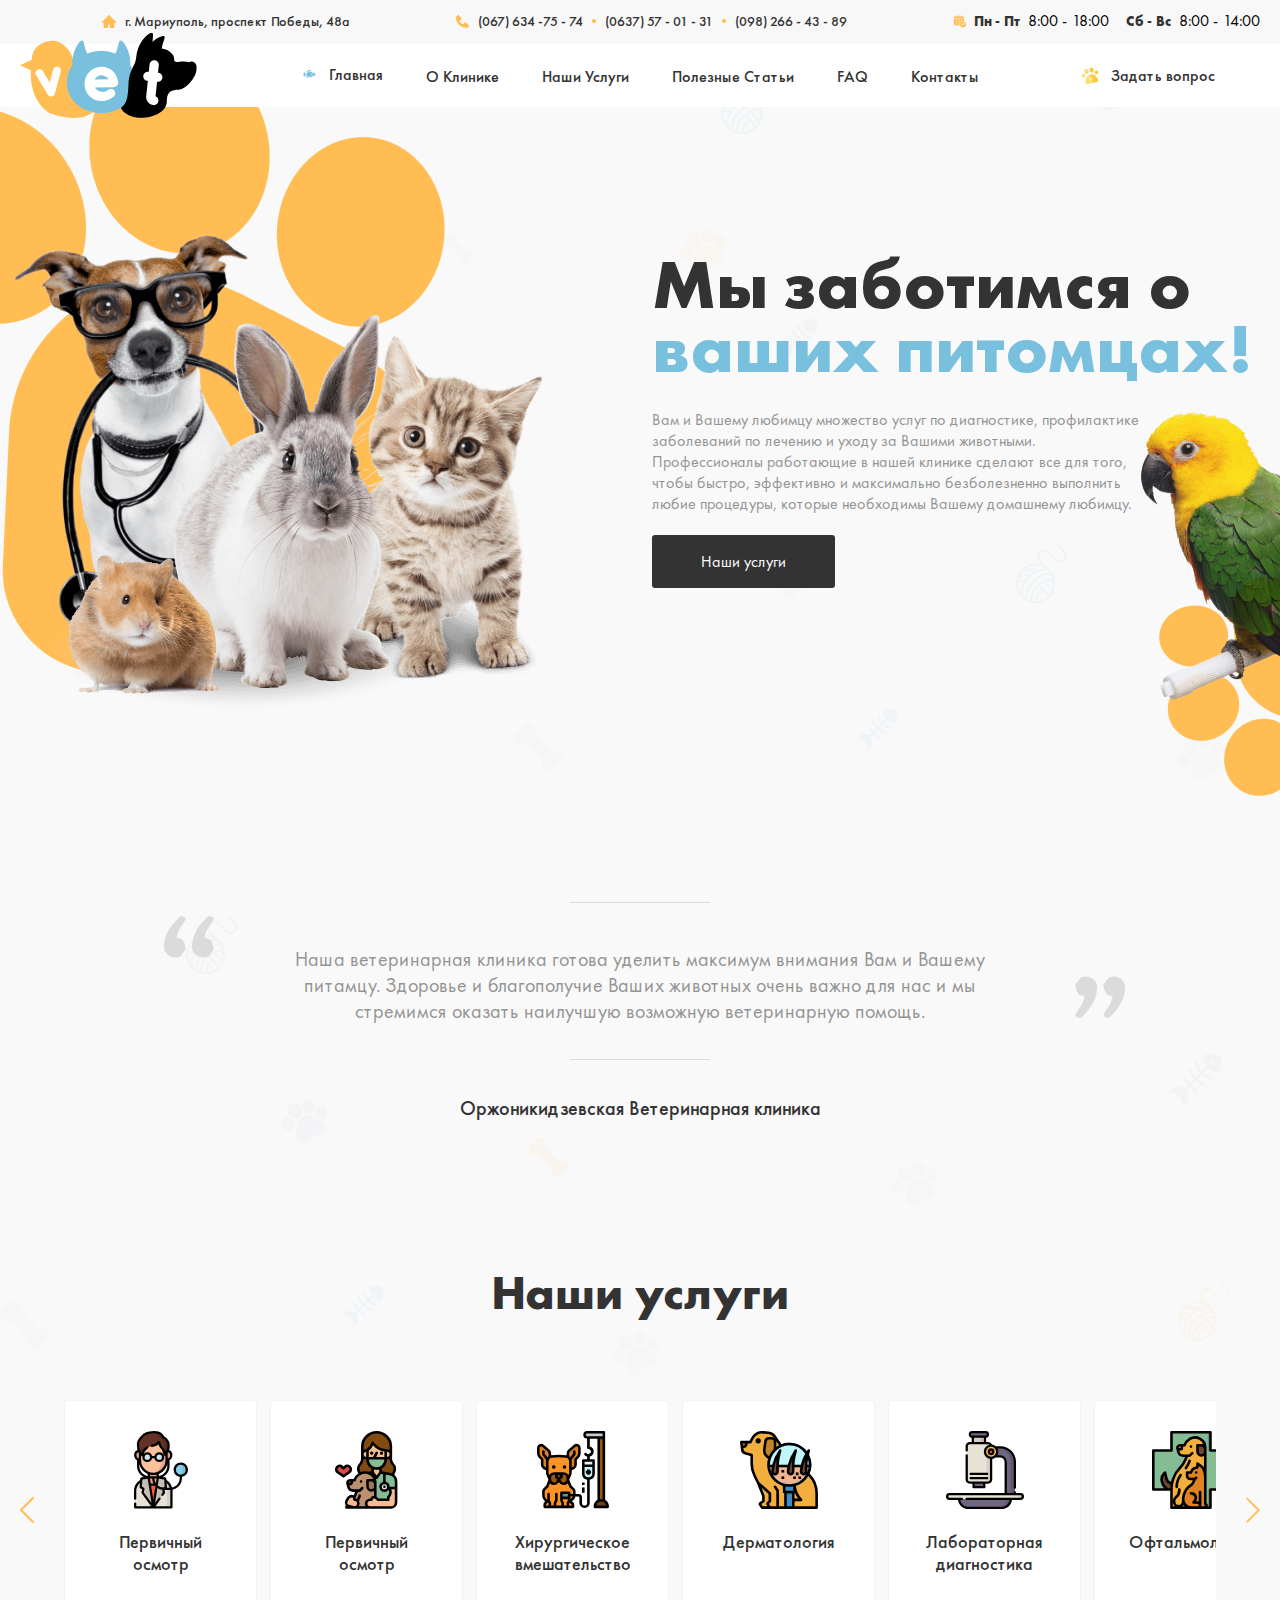
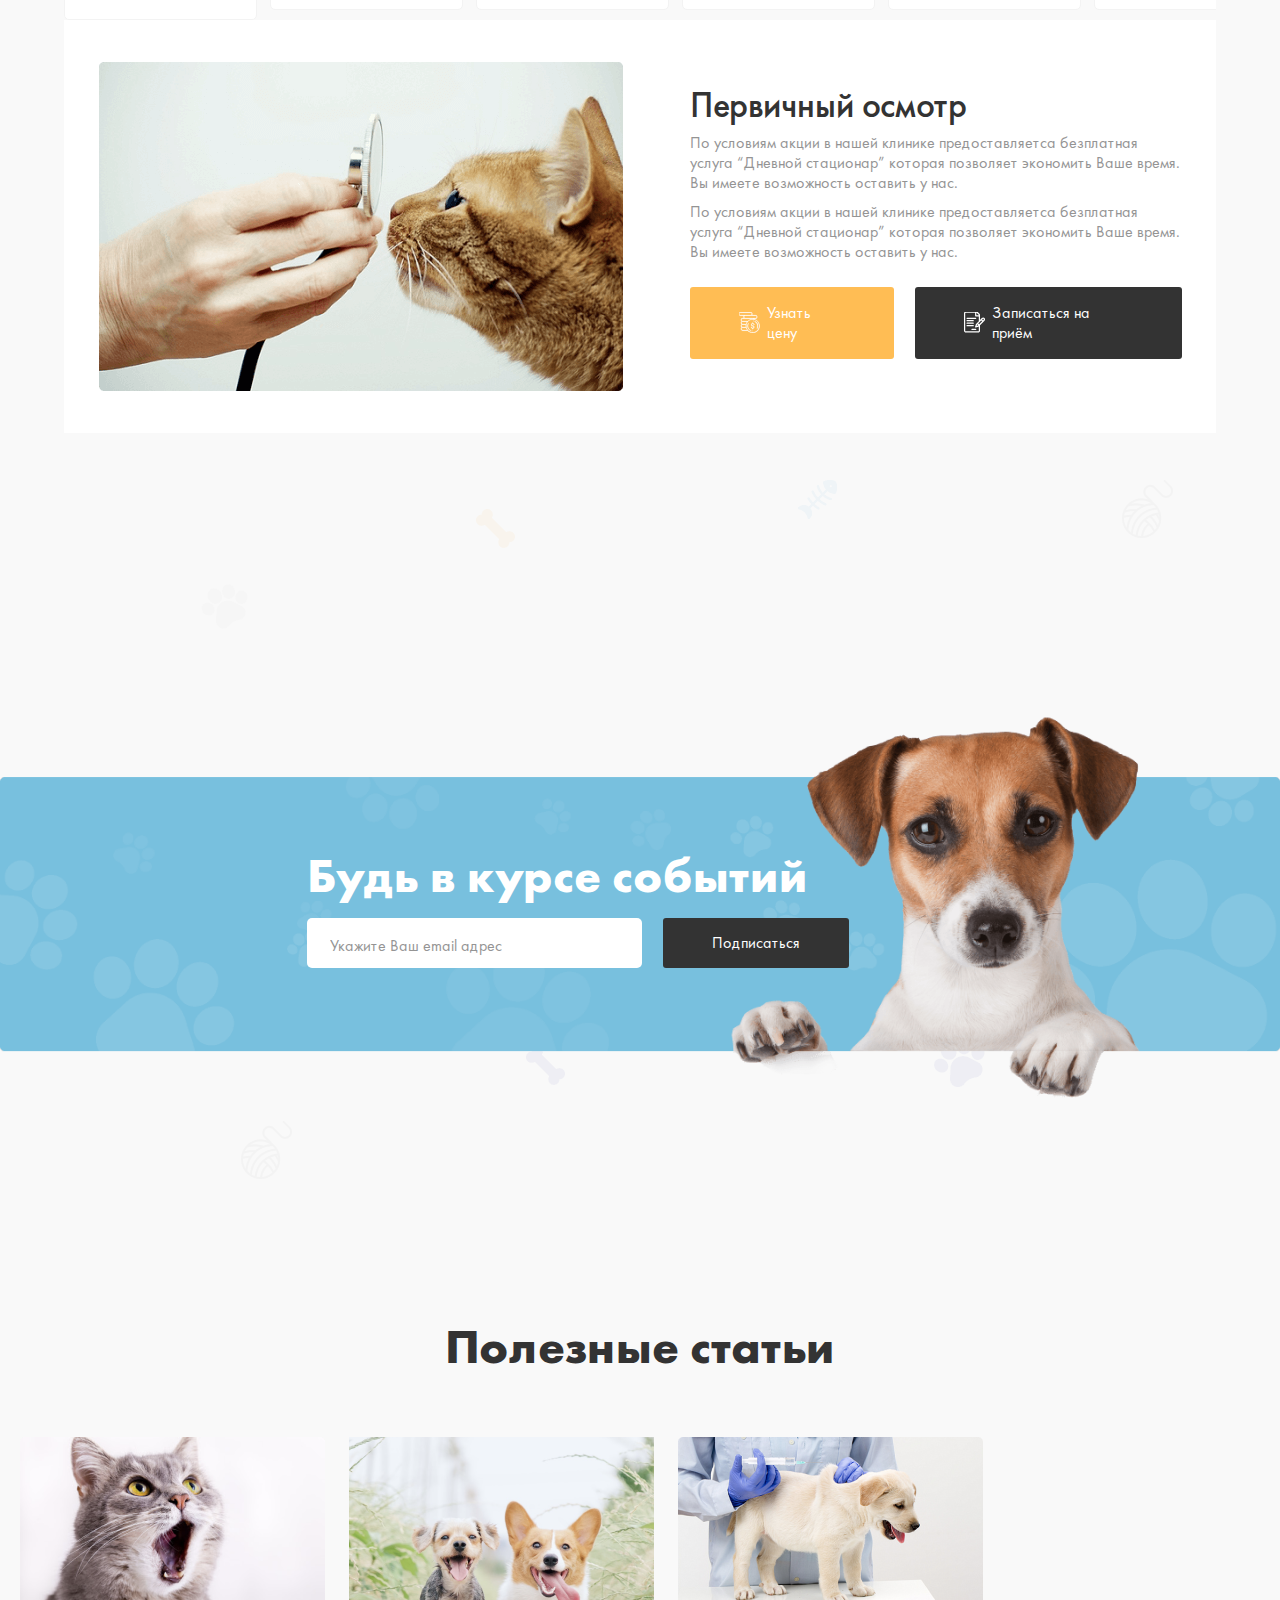
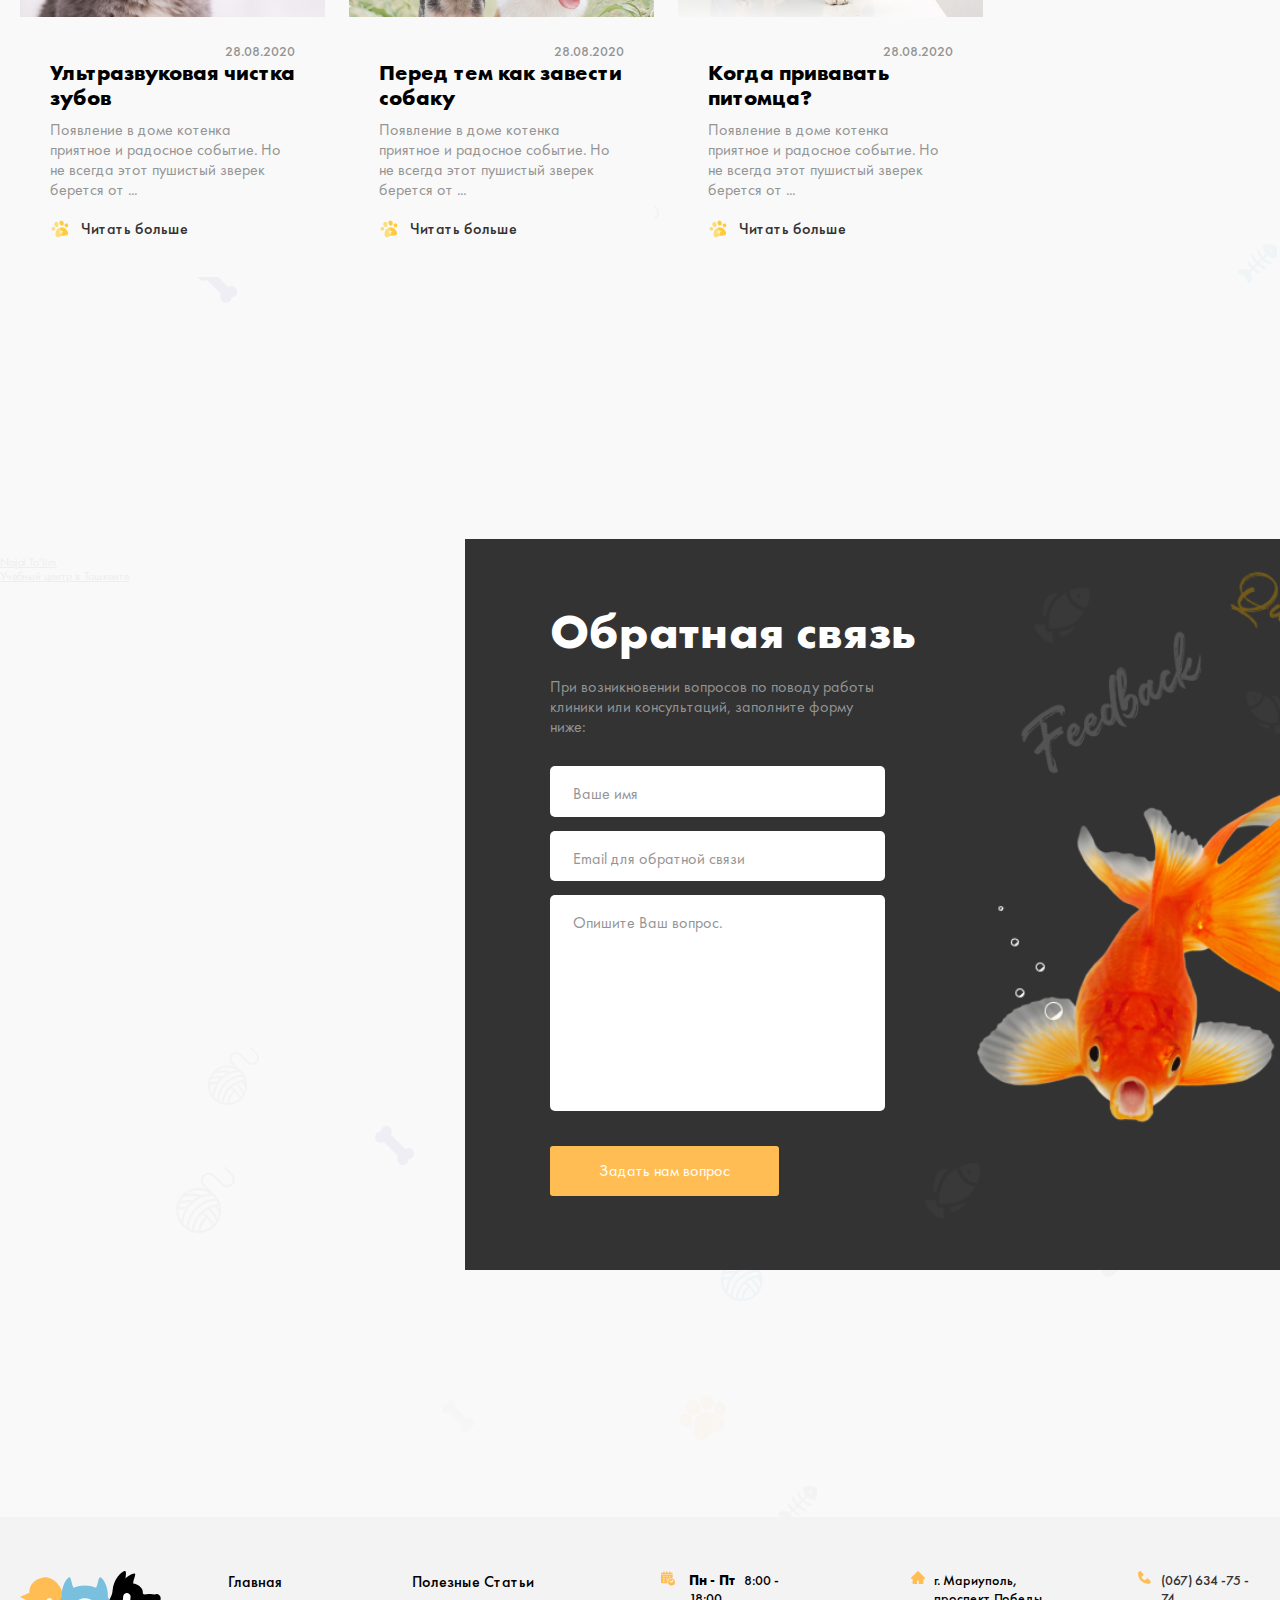
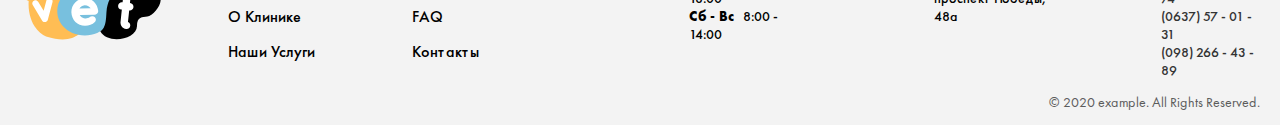
<file: index.html>
<!DOCTYPE html>
<html lang="ru">

<head>
  <meta charset="UTF-8">
  <meta http-equiv="X-UA-Compatible" content="IE=edge">
  <meta name="viewport" content="width=device-width, initial-scale=1.0">
  <title>Vet clinic</title>

  <link rel="stylesheet" href="css/normalize.mini.css">
  <link rel="stylesheet" href="css/styles.css">
  <!-- <link rel="stylesheet" href="css/styles.mini.css"> -->

</head>

<body>
  <header class="site-header">
    <div class="header__top">
      <div class="container site-header__container">
        <address class="header__top-address">г. Мариуполь, проспект Победы, 48а</address>
        <a href="tel:+0676347574" class="header__top-phone phone-first">(067) 634 -75 - 74</a>
        <a href="tel:+0637570131" class="header__top-phone phone-second">(0637) 57 - 01 - 31</a>
        <a href="tel:+0982664389" class="header__top-phone phone-third">(098) 266 - 43 - 89</a>

        <div class="header__top-date__box">
          <div class="header__top-date">
            <b>Пн - Пт</b>
            <time datetime="08:00">8:00</time> - <time datetime="18:00">18:00</time>
          </div>
          <div class="header__top-date">
            <b>Сб - Вс</b>
            <time datetime="08:00">8:00</time> - <time datetime="14:00">14:00</time>
          </div>
        </div>

      </div>
    </div>

    <div class="header__bottom">
      <div class="container site-header__bottom-container">
        <div class="header__logo-box">
          <a class="header__logo-link" href="#">
            <img class="header__logo-img" src="./img/logo.svg" alt="logo vet clinic"  width="177" height="86">
          </a>
        </div>

        <nav class="site-nav">
          <ul class="site-nav__list">
            <li class="site-nav__item site-nav__item--avtive"><a href="#" class="site-nav__link">Главная</a></li>
            <li class="site-nav__item"><a href="#" class="site-nav__link">О Клинике</a></li>
            <li class="site-nav__item"><a href="services.html" class="site-nav__link">Наши Услуги</a></li>
            <li class="site-nav__item"><a href="#" class="site-nav__link">Полезные Статьи</a></li>
            <li class="site-nav__item"><a href="faq.html" class="site-nav__link">FAQ</a></li>
            <li class="site-nav__item"><a href="#" class="site-nav__link">Контакты</a></li>

          </ul>
        </nav>

        <div class="header__button">
          <a href="#" class="site-nav__link header__ask-link js-modal-open">Задать вопрос</a>
        </div>
      </div>
    </div>

  </header>

  <main class="site-main">
    <section class="hero">
      <h1 class="visually-hidden">Vet clinic - Услуги ветеринарная клиника</h1>
      <div class="container hero__container">
        <div class="hero__content">
          <h1 class="hero__heading">Мы заботимся о <span>ваших питомцах!</span></h1>
          <p class="hero__desc">Вам и Вашему любимцу множество услуг по диагностике, профилактике заболеваний по лечению и уходу за Вашими животными. Профессионалы работающие в нашей клинике сделают все для того, чтобы быстро, эффективно и максимально безболезненно выполнить любие процедуры, которые необходимы Вашему домашнему любимцу.</p>
          <a class="button hero__button" href="#index-services-id">Наши услуги</a>
        </div>
      </div>
    </section>

    <!-- blockquote -->

    <section class="blockquote-section">
      <h2 class="visually-hidden">Наша ветеринарная клиника готова уделить максимум внимания Вам и Вашему питамцу</h2>
      <div class="container">
        <div class="blockquote__box">
          <blockquote class="blockquote-section__content">Наша ветеринарная клиника готова уделить максимум внимания Вам и Вашему питамцу. Здоровье и благополучие Ваших животных очень важно для нас и мы стремимся оказать наилучшую возможную ветеринарную помощь.</blockquote>
        </div>
        <p class="blockquote-section__name">Оржоникидзевская Ветеринарная клиника</p>
      </div>
    </section>

    <!-- SERVICES  -->

    <section class="index-services" id="index-services-id">
      <div class="container">
        <div class="index-services__container">
          <h2 class="index-services__heading">Наши услуги</h2>

          <div class="index-services__tabs-wrapper">
            <button class="index-services__tabs-button index-services__tabs-button--prev" type="button" aria-label="Предыдущий"></button>
            <button class="index-services__tabs-button index-services__tabs-button--next" type="button" aria-label="Следующий"></button>

            <ul class="services-tabs">

              <li class="services-tabs__item services-tabs__item--male-doctor services-tabs__item--active">
                <a href="#" class="services-tabs__link link--doctor">
                  <h3 class="services-tabs__title">Первичный осмотр</h3>
                </a>
              </li>

              <li class="services-tabs__item services-tabs__item--female-doctor">
                <a href="#" class="services-tabs__link link--doctor">
                  <h3 class="services-tabs__title">Первичный осмотр</h3>
                </a>
              </li>

              <li class="services-tabs__item services-tabs__item--surgeon">
                <a href="#" class="services-tabs__link link--doctor">
                  <h3 class="services-tabs__title">Хирургическое вмешательство</h3>
                </a>
              </li>

              <li class="services-tabs__item services-tabs__item--dermotology">
                <a href="#" class="services-tabs__link link--doctor">
                  <h3 class="services-tabs__title">Дерматология</h3>
                </a>
              </li>
              <li class="services-tabs__item services-tabs__item--laboratory">
                <a href="#" class="services-tabs__link link--doctor">
                  <h3 class="services-tabs__title">Лабораторная диагностика</h3>
                </a>
              </li>

              <li class="services-tabs__item services-tabs__item--oftalmologiya">
                <a href="#" class="services-tabs__link link--doctor">
                  <h3 class="services-tabs__title">Офтальмология</h3>
                </a>
              </li>
              <li class="services-tabs__item services-tabs__item--uzi">
                <a href="#" class="services-tabs__link link--doctor">
                  <h3 class="services-tabs__title">УЗИ
                    диагностика</h3>
                </a>
              </li>

              <li class="services-tabs__item services-tabs__item--chip">
                <a href="#" class="services-tabs__link link--doctor">
                  <h3 class="services-tabs__title">Чипирование</h3>
                </a>
              </li>
              <li class="services-tabs__item services-tabs__item--mejdupassport">
                <a href="#" class="services-tabs__link link--doctor">
                  <h3 class="services-tabs__title">Международные паспорта</h3>
                </a>
              </li>

              <li class="services-tabs__item services-tabs__item--vakcina">
                <a href="#" class="services-tabs__link link--doctor">
                  <h3 class="services-tabs__title">Вакцинация</h3>
                </a>
              </li>
              <li class="services-tabs__item services-tabs__item--stomatology">
                <a href="#" class="services-tabs__link link--doctor">
                  <h3 class="services-tabs__title">Стоматология</h3>
                </a>
              </li>

              <li class="services-tabs__item services-tabs__item--calltohome">
                <a href="#" class="services-tabs__link link--doctor">
                  <h3 class="services-tabs__title">Вызов на дом</h3>
                </a>
              </li>
            </ul>
          </div>

          <ul class="index-services__info-list">
            <li class="index-services__info-item">
              <img src="./img/osmotr-photo.png" alt="Первичный осмотр фото" class="services__info-img" width="529" height="329">

              <div class="index-services__info-content">
                <h3 class="index-services__info-title">Первичный осмотр</h3>
                <p class="index-services__info-desc">По условиям акции в нашей клинике предоставляетса безплатная услуга “Дневной стационар” которая позволяет экономить Ваше время. Вы имеете возможность оставить у нас.</p>
                <p class="index-services__info-desc">По условиям акции в нашей клинике предоставляетса безплатная услуга “Дневной стационар” которая позволяет экономить Ваше время. Вы имеете возможность оставить у нас.</p>
                <div class="index-services__info--button-box">
                  <a class="button index-services__info--button info--button-yellow" href="#">Узнать цену</a>
                  <a class="button index-services__info--button info--button-black" href="#form-section-id">Записаться на приём</a>
                </div>
              </div>
            </li>
          </ul>

        </div>
      </div>




    </section>
    <!-- ONLINE SUBSCRIBE -->
    <section class="subscription">
      <div class="container subscription__container">
        <div class="subscription__content">
          <h2 class="subscription__title">Будь в курсе событий</h2>
          <form action="https://echo.htmlacademy.ru" method="POST">
            <div class="input-box">
              <input class="field" type="email" name="email" placeholder="Укажите Ваш email адрес" aria-label="Укажите Ваш email адрес" pattern="^([a-z0-9_\.-]+)@([\da-z\.-]+)\.([a-z\.]{2,6})$" required>
              <button class="button online__button" type="submit">Подписаться</button>
            </div>
          </form>
        </div>
      </div>
    </section>

    <section class="advice">
      <div class="container advice__container">
        <h2 class="advice__heading">Полезные статьи</h2>
        <ul class="advice__list">

          <li class="advice__item">
            <img class="advice__img" src="./img/photo-cat.png" alt="photo animals" width="305" height="180">
            <div class="advice__content-box">
              <time datetime="2020-08-28">28.08.2020</time>
              <h3 class="advice__title">Ультразвуковая чистка зубов</h3>
              <p class="advice__info">Появление в доме котенка приятное и радосное событие. Но не всегда этот пушистый зверек берется от ...</p>
              <a href="#" class="site-nav__link header__ask-link advice__link">Читать больше</a>
            </div>
          </li>

          <li class="advice__item">
            <img class="advice__img" src="./img/photo-dogs.png" alt="photo animals" width="305" height="180">
            <div class="advice__content-box">
              <time datetime="2020-08-28">28.08.2020</time>
              <h3 class="advice__title">Перед тем как завести собаку</h3>
              <p class="advice__info">Появление в доме котенка приятное и радосное событие. Но не всегда этот пушистый зверек берется от ...</p>
              <a href="#" class="site-nav__link header__ask-link advice__link">Читать больше</a>
            </div>
          </li>

          <li class="advice__item">
            <img class="advice__img" src="./img/photo-one-dog.png" alt="photo animals" width="305" height="180">
            <div class="advice__content-box">
              <time datetime="2020-08-28">28.08.2020</time>
              <h3 class="advice__title">Когда привавать питомца?</h3>
              <p class="advice__info">Появление в доме котенка приятное и радосное событие. Но не всегда этот пушистый зверек берется от ...</p>
              <a href="#" class="site-nav__link header__ask-link advice__link">Читать больше</a>
            </div>
          </li>

        </ul>


        <ul class="advice__list">

          <li class="advice__item advice__item--open">
            <img class="advice__img" src="./img/photo-dogs.png" alt="photo animals" width="305" height="180">
            <div class="advice__content-box">
              <div class="tag-box">
                <div class="tags"><span>#собака</span> <span>#дом</span> <span>#уход</span></div>
                <time datetime="2020-08-28">28.08.2020</time>
              </div>
              <h3 class="advice__title">Перед тем как завести собакув</h3>
              <p class="advice__info">Появление в доме котенка приятное и радосное событие. Но не всегда этот пушистый зверек берется от заводчиков, Бивают и ситуации когда животное находят на улице и дают ему теплый дом. И первым вопросом, который возникает у новых хозяев – как определить возраст котенка. Появление в доме котенка приятное и радосное событие.</p>
              <a href="#" class="site-nav__link header__ask-link advice__link">Читать больше</a>
            </div>
          </li>




        </ul>


      </div>
    </section>


    <!-- MAP-FORM -->
    <section class="form-section" id="form-section-id">
      <h2 class="visually-hidden">Ветеринарная клиника Обратная связь</h2>

      <div class="form-section__container">
        <div class="form__map" style="position:relative;overflow:hidden;"><a href="https://yandex.uz/maps/org/najot_ta_lim/206616411269/?utm_medium=mapframe&utm_source=maps" style="color:#eee;font-size:12px;position:absolute;top:0px;">Najot Ta'lim</a><a href="https://yandex.uz/maps/10335/tashkent/category/educational_center/184106168/?utm_medium=mapframe&utm_source=maps" style="color:#eee;font-size:12px;position:absolute;top:14px;">Учебный центр в Ташкенте</a><iframe class="map" src="https://yandex.uz/map-widget/v1/-/CCU4NDwq9B" width="462" height="700" allowfullscreen style="position:relative;"></iframe>
        </div>

        <div class="form-content">
          <h3 class="form-content__heading">Обратная связь</h3>
          <p class="form-content__desc">При возникновении вопросов по поводу работы клиники или консультаций, заполните форму ниже:</p>
          <form class="contact-form" action="https://echo.htmlacademy.ru" method="POST">
            <div class="input-group">
              <input class="field form-field" type="text" name="name" placeholder="Ваше имя" aria-label="Ваше имя">


              <input class="field form-field" type="email" name="email" placeholder="Email для обратной связи" aria-label="Email для обратной связи" pattern="^([a-z0-9_\.-]+)@([\da-z\.-]+)\.([a-z\.]{2,6})$" required>

              <textarea class="field textarea-field" name="questions" id="questions-input" rows="10" placeholder="Опишите Ваш вопрос." spellcheck="false"></textarea>

              <button class="button form__button" type="submit">Задать нам вопрос</button>

            </div>
          </form>
        </div>

      </div>
    </section>
  </main>

  <!-- FOOTER -->
  <footer class="footer">
    <div class="container footer__container">
      <div class="footer__content-box">

        <div class="footer__logo-box">
          <a class="footer__logo-link" href="index.html">
            <img class="header__logo-img" src="img/logo.svg" alt="logo of vet-clinic" width="158" height="77">
          </a>
        </div>


        <ul class="footer__list footer__list-first">
          <li class="footer__item site-nav__item">
            <a class="footer__link site-nav__link" href="#">Главная</a>
          </li>
          <li class="footer__item">
            <a class="footer__link site-nav__link" href="#">О Клинике</a>
          </li>
          <li class="footer__item">
            <a class="footer__link site-nav__link" href="services.html">Наши Услуги</a>
          </li>
        </ul>


        <ul class="footer__list">
          <li class="footer__item">
            <a class="footer__link site-nav__link" href="#">Полезные Статьи</a>
          </li>
          <li class="footer__item">
            <a class="footer__link site-nav__link" href="faq.html">FAQ</a>
          </li>
          <li class="footer__item">
            <a class="footer__link site-nav__link" href="#">Контакты</a>
          </li>
        </ul>


        <div class="footer__date-box">
          <div class="footer__date-box--wrapper">
            <div class="footer__date icon-date">
              <b>Пн - Пт </b>
              <time datetime="8:00">8:00</time> -
              <time datetime="18:00">18:00</time>
            </div>
            <div class="footer__date">
              <b>Сб - Вс </b>
              <time datetime="8:00">8:00</time> -
              <time datetime="8:00">14:00</time>
            </div>
          </div>
        </div>

        <address class="footer__adress">г. Мариуполь, проспект Победы, 48а</address>
        <div class="footer__phone-box">
          <ul class="footer__phone-list">
            <li class="footer__phone-item">
              <a class="header__top-phone icon-phone phone__before" href="tel:+0676347574">(067) 634 -75 - 74</a>
            </li>
            <li class="footer__phone-item">
              <a class="header__top-phone phone" href="tel:+0637570131">(0637) 57 - 01 - 31</a>
            </li>
            <li class="footer__phone-item">
              <a class="header__top-phone" href="tel:+0982664389">(098) 266 - 43 - 89</a>
            </li>
          </ul>
        </div>

      </div>
      <p class="copyright">© 2020 example. All Rights Reserved.</p>
    </div>

  </footer>


  <section class="modal js-modal">
    <h1 class="visually-hidden">Vet clinic - Авторизация, Задать вопрос</h1>

    <div class="modal-dialog">
      <button class="js-close-modal-button" type="button"></button>

      <div class="modal-dialog__wrapper">
        <div class="modal__autorisation">
          <h2 class="autorisation-title">Авторизация:</h2>
          <a href="#" class="autorisation-link google-link" target="_blank">Войти через Google</a>
          <a href="#" class="autorisation-link facebook-link" target="_blank">Войти через Facebook</a>
        </div>
        <div class="modal__form-section">
          <h2 class="form-section__head">Задать вопрос</h2>

          <form class="form" action="https://echo.htmlacademy.ru" method="POST">
            <div class="input-group">
              <input class="field form-field modal__form-field" type="text" name="name" placeholder="Ваше имя" aria-label="Ваше имя">
              <textarea class="field textarea-field modal__form-field" name="questions" id="questions-input" rows="10" placeholder="Опишите Ваш вопрос." spellcheck="false"></textarea>
              <button class="button form__button modal-form__button" type="submit">Отправить</button>
            </div>
          </form>
        </div>
      </div>

    </div>

  </section>




  <script src="./js/main.js"></script>
</body>

</html>
</file>
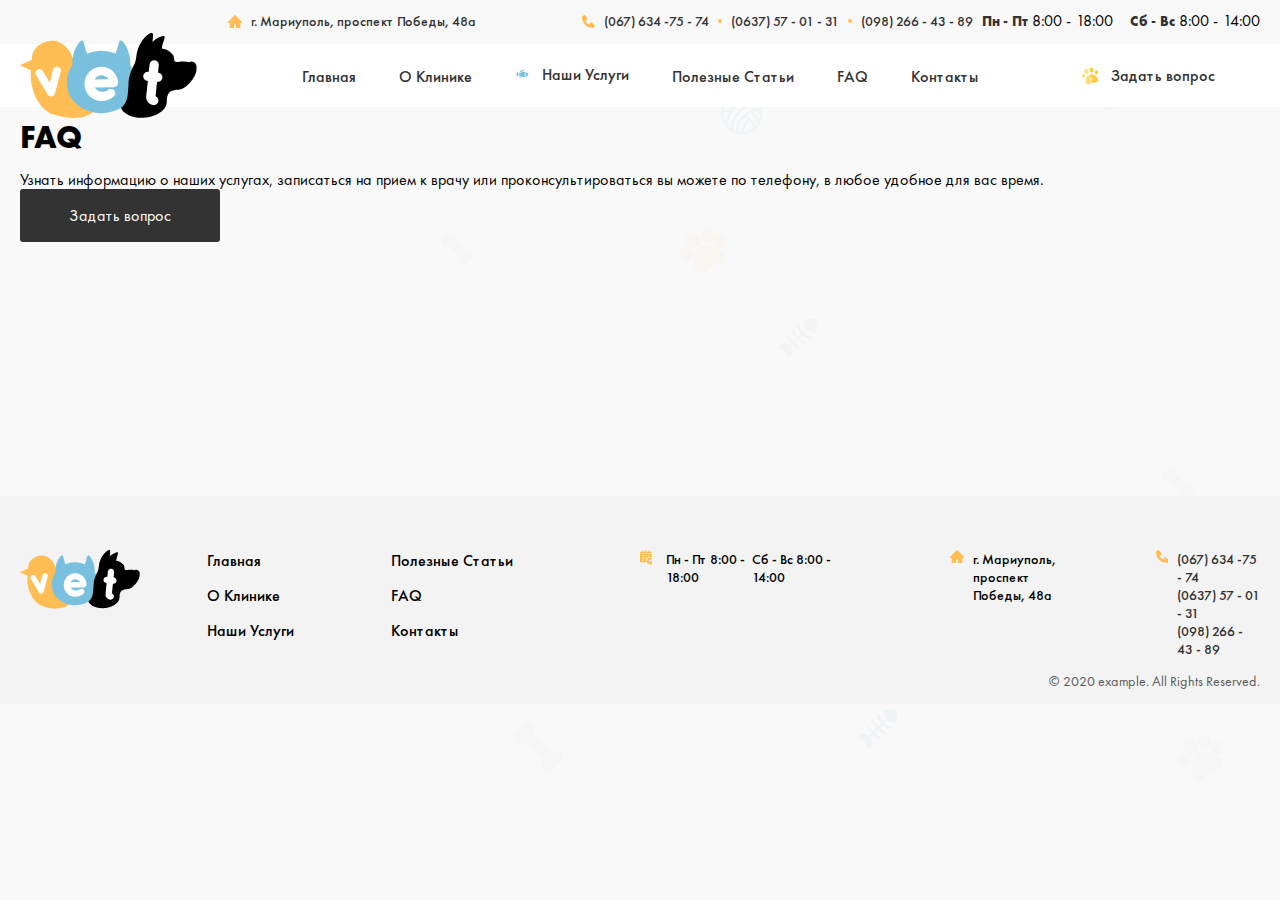
<file: faq.html>
<!DOCTYPE html>
<html lang="en">
<head>
  <meta charset="UTF-8">
  <meta http-equiv="X-UA-Compatible" content="IE=edge">
  <meta name="viewport" content="width=device-width, initial-scale=1.0">
  <title>FAQ</title>
  <link rel="stylesheet" href="css/normalize.mini.css">
  <link rel="stylesheet" href="css/styles.css">
  <!-- <link rel="stylesheet" href="css/styles.mini.css"> -->
</head>




<body>
  <header class="site-header">
    <div class="header__top">
      <div class="container site-header__container">
        <address class="header__top-address">г. Мариуполь, проспект Победы, 48а</address>
        <a href="tel:+0676347574" class="header__top-phone phone-first">(067) 634 -75 - 74</a>
        <a href="tel:+0637570131" class="header__top-phone phone-second">(0637) 57 - 01 - 31</a>
        <a href="tel:+0982664389" class="header__top-phone phone-third">(098) 266 - 43 - 89</a>
        <div class="header__top-date date-first"><b>Пн - Пт</b><time datetime="8:00">8:00</time> - <time datetime="18:00">18:00</time></div>
        <div class="header__top-date"><b>Сб - Вс</b><time datetime="8:00">8:00</time> - <time datetime="8:00">14:00</time></div>
        </div>
      </div>

      <div class="header__bottom">
        <div class="container site-header__bottom-container">
          <div class="header__logo-box">
            <a class="header__logo-link" href="index.html">
              <img class="header__logo-img" src="./img/logo.svg" alt="logo vet clinic"  width="177" height="86">
            </a>
          </div>

          <nav class="site-nav">
            <ul class="site-nav__list">
              <li class="site-nav__item"><a href="index.html" class="site-nav__link">Главная</a></li>
              <li class="site-nav__item"><a href="#" class="site-nav__link">О Клинике</a></li>
              <li class="site-nav__item site-nav__item--avtive"><a href="services.html" class="site-nav__link ">Наши Услуги</a></li>
              <li class="site-nav__item"><a href="#" class="site-nav__link">Полезные Статьи</a></li>
              <li class="site-nav__item"><a href="#" class="site-nav__link">FAQ</a></li>
              <li class="site-nav__item"><a href="#" class="site-nav__link">Контакты</a></li>

            </ul>
          </nav>

          <div class="header__button">
            <a href="#" class="site-nav__link header__ask-link js-modal--open">Задать вопрос</a>
          </div>
        </div>
      </div>

    </header>

<main>
  <section class="faq">
    <div class="container faq__container">
<h1 class="faq__heading">FAQ</h1>
<p class="faq__desc">Узнать информацию о наших услугах, записаться на прием к врачу или проконсультироваться вы можете по телефону, в любое удобное для вас время.</p>

<a class="button faq__link" href="#" >Задать вопрос</a>

    </div>
  </section>
</main>

 <!-- FOOTER -->
 <footer class="footer">
  <div class="container footer__container">
    <div class="footer__content-box">

      <div class="footer__logo-box">
        <a class="footer__logo-link" href="index.html">
          <img class="header__logo-img" src="img/logo.svg" alt="logo of vet-clinic" width="158" height="77">
        </a>
      </div>


      <ul class="footer__list footer__list-first">
        <li class="footer__item site-nav__item">
          <a class="footer__link site-nav__link" href="index.html">Главная</a>
        </li>
        <li class="footer__item">
          <a class="footer__link site-nav__link" href="#">О Клинике</a>
        </li>
        <li class="footer__item">
          <a class="footer__link site-nav__link" href="services.html">Наши Услуги</a>
        </li>
      </ul>


      <ul class="footer__list">
        <li class="footer__item">
          <a class="footer__link site-nav__link" href="#">Полезные Статьи</a>
        </li>
        <li class="footer__item">
          <a class="footer__link site-nav__link" href="#">FAQ</a>
        </li>
        <li class="footer__item">
          <a class="footer__link site-nav__link" href="#">Контакты</a>
        </li>
      </ul>


      <div class="footer__date-box">
        <div class="footer__date icon-date">
          <span>Пн - Пт </span>
          <time datetime="8:00">8:00</time> -
          <time datetime="18:00">18:00</time>
        </div>
        <div class="footer__date">
          <span>Сб - Вс </span>
          <time datetime="8:00">8:00</time> -
          <time datetime="8:00">14:00</time>
        </div>
      </div>

      <address class="footer__adress">г. Мариуполь, проспект Победы, 48а</address>
      <div class="footer__phone-box">
        <ul class="footer__phone-list">
          <li class="footer__phone-item">
            <a class="header__top-phone icon-phone phone__before" href="tel:+0676347574">(067) 634 -75 - 74</a>
          </li>
          <li class="footer__phone-item">
            <a class="header__top-phone phone" href="tel:+0637570131">(0637) 57 - 01 - 31</a>
          </li>
          <li class="footer__phone-item">
            <a class="header__top-phone" href="tel:+0982664389">(098) 266 - 43 - 89</a>
          </li>
        </ul>
      </div>

    </div>
    <p class="copyright">© 2020 example. All Rights Reserved.</p>
  </div>

</footer>


  <section class="modal js-modal">
    <h1 class="visually-hidden">Vet clinic - Авторизация, Задать вопрос</h1>

    <div class="modal-dialog">
      <button class="js-close-modal-button" type="button"></button>

      <div class="modal-dialog__wrapper">
        <div class="modal__autorisation">
          <h2 class="autorisation-title">Авторизация:</h2>
          <a href="#" class="autorisation-link google-link">Войти через Google</a>
          <a href="#" class="autorisation-link facebook-link">Войти через Facebook</a>
        </div>
        <div class="modal__form-section">
          <h2 class="form-section__head">Задать вопрос</h2>

          <form class="form" action="https://echo.htmlacademy.ru" method="POST">
            <div class="input-group">
              <input class="field form-field modal__form-field" type="text" name="name" placeholder="Ваше имя" aria-label="Ваше имя">
              <textarea class="field textarea-field modal__form-field" name="questions" id="questions-input" rows="10" placeholder="Опишите Ваш вопрос." spellcheck="false"></textarea>
              <button class="button form__button modal-form__button" type="submit">Отправить</button>
            </div>
          </form>
        </div>
      </div>

    </div>

  </section>

 <script src="./js/main.js"></script>
</body>


</html>
</file>
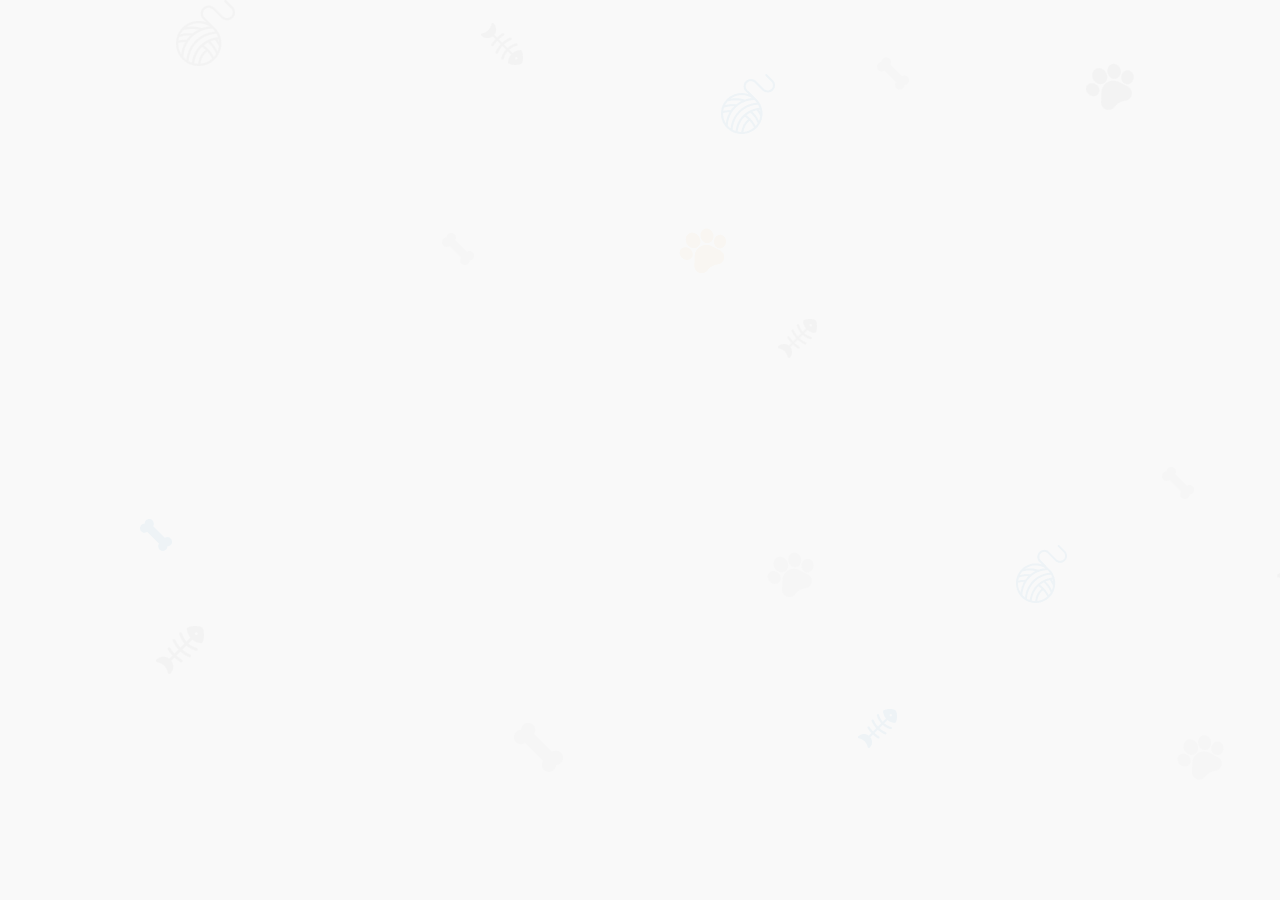
<file: modal.html>
<!DOCTYPE html>
<html lang="ru">
<head>
  <meta charset="UTF-8">
  <meta http-equiv="X-UA-Compatible" content="IE=edge">
  <meta name="viewport" content="width=device-width, initial-scale=1.0">
  <title>Modal page</title>
  <link rel="stylesheet" href="css/normalize.mini.css">
  <link rel="stylesheet" href="css/styles.css">
  <!-- <link rel="stylesheet" href="css/styles.mini.css"> -->
</head>
<body>

  <main>
    <section class="modal js-modal">
      <h1 class="visually-hidden">Vet clinic - Авторизация, Задать вопрос</h1>

      <div class="modal-dialog">
        <button class="js-close-modal-button" type="button"></button>

        <div class="modal-dialog__wrapper">
          <div class="modal__autorisation">
            <h2 class="autorisation-title">Авторизация:</h2>
            <a href="#" class="autorisation-link google-link">Войти через Google</a>
            <a href="#" class="autorisation-link facebook-link">Войти через Facebook</a>
          </div>
          <div class="modal__form-section">
            <h2 class="form-section__head">Задать вопрос</h2>

            <form class="form" action="https://echo.htmlacademy.ru" method="POST">
              <div class="input-group">
                <input class="field form-field modal__form-field" type="text" name="name" placeholder="Ваше имя" aria-label="Ваше имя">
                <textarea class="field textarea-field modal__form-field" name="questions" id="questions-input" rows="10" placeholder="Опишите Ваш вопрос." spellcheck="false"></textarea>
                <button class="button form__button modal-form__button" type="submit">Отправить</button>
              </div>
            </form>
          </div>
        </div>

      </div>

    </section>
  </main>



  <script src="./js/main.js"></script>
</body>
</html>
</file>
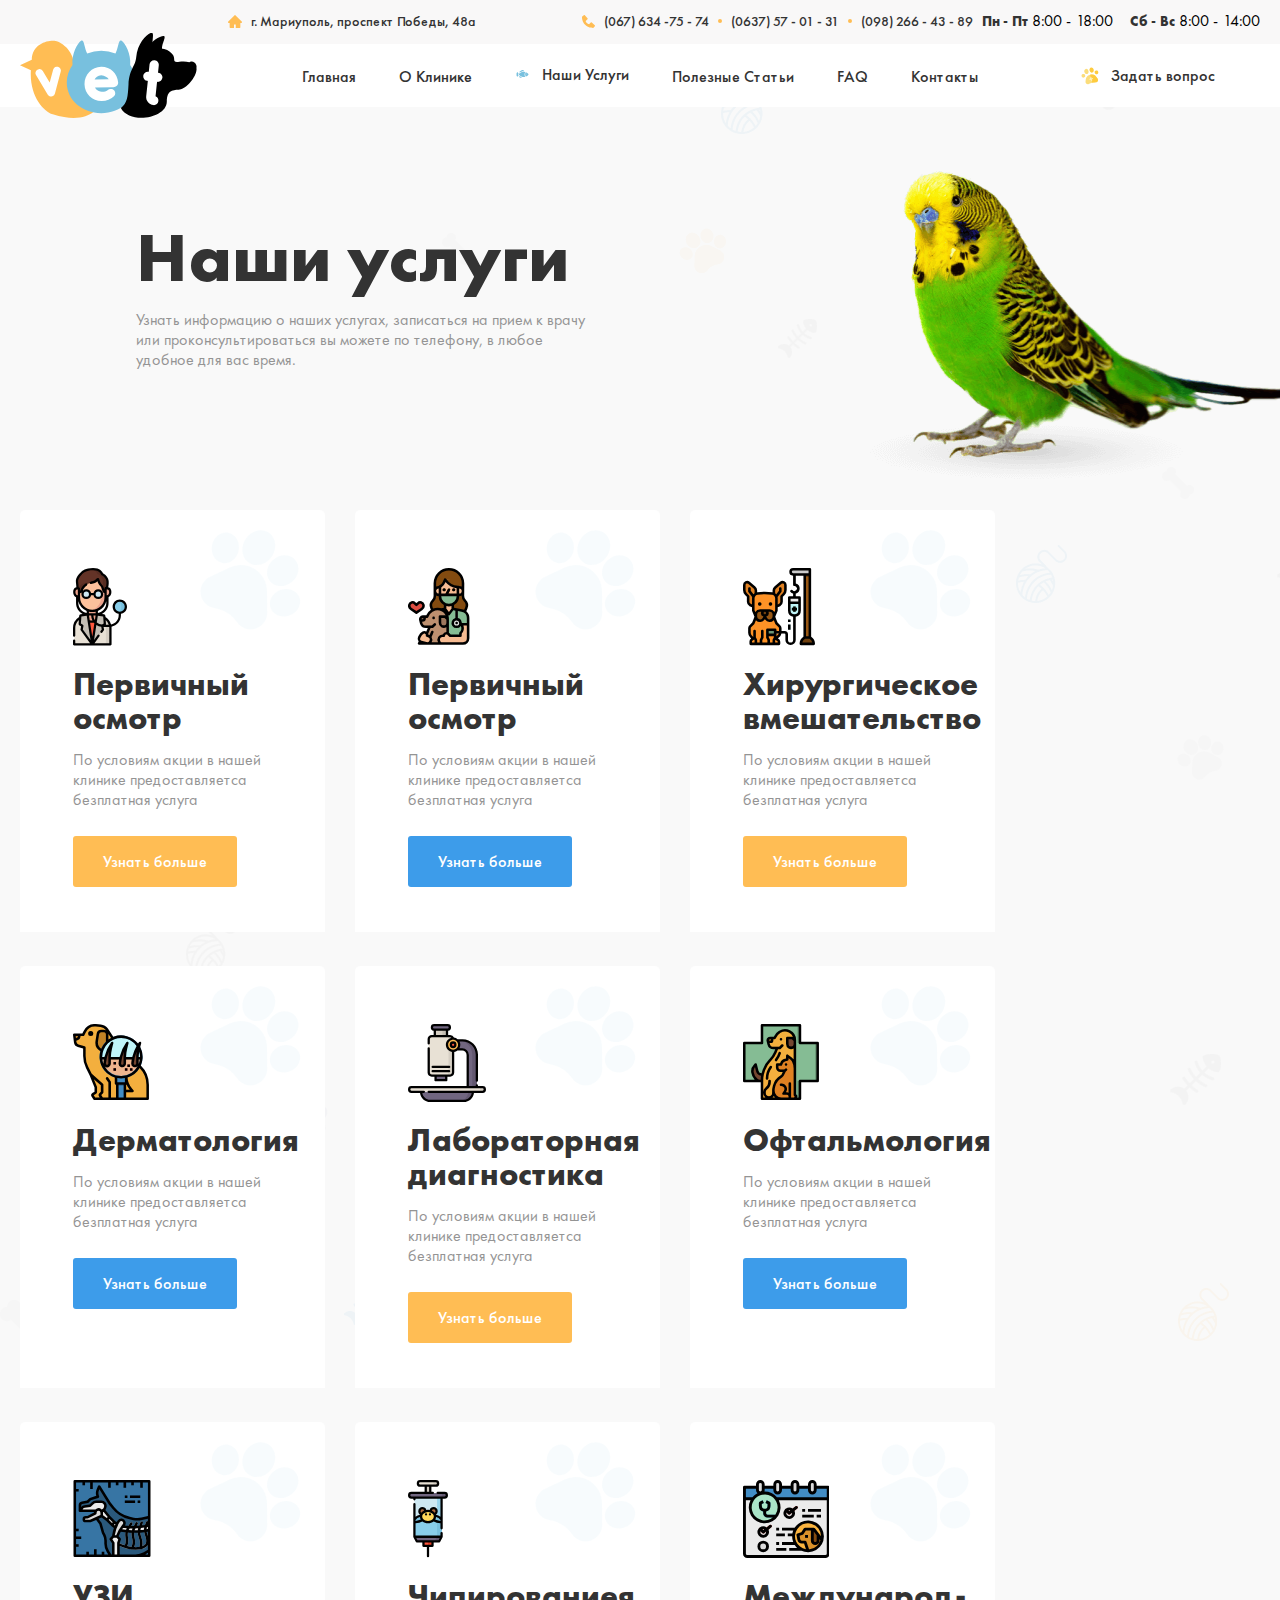
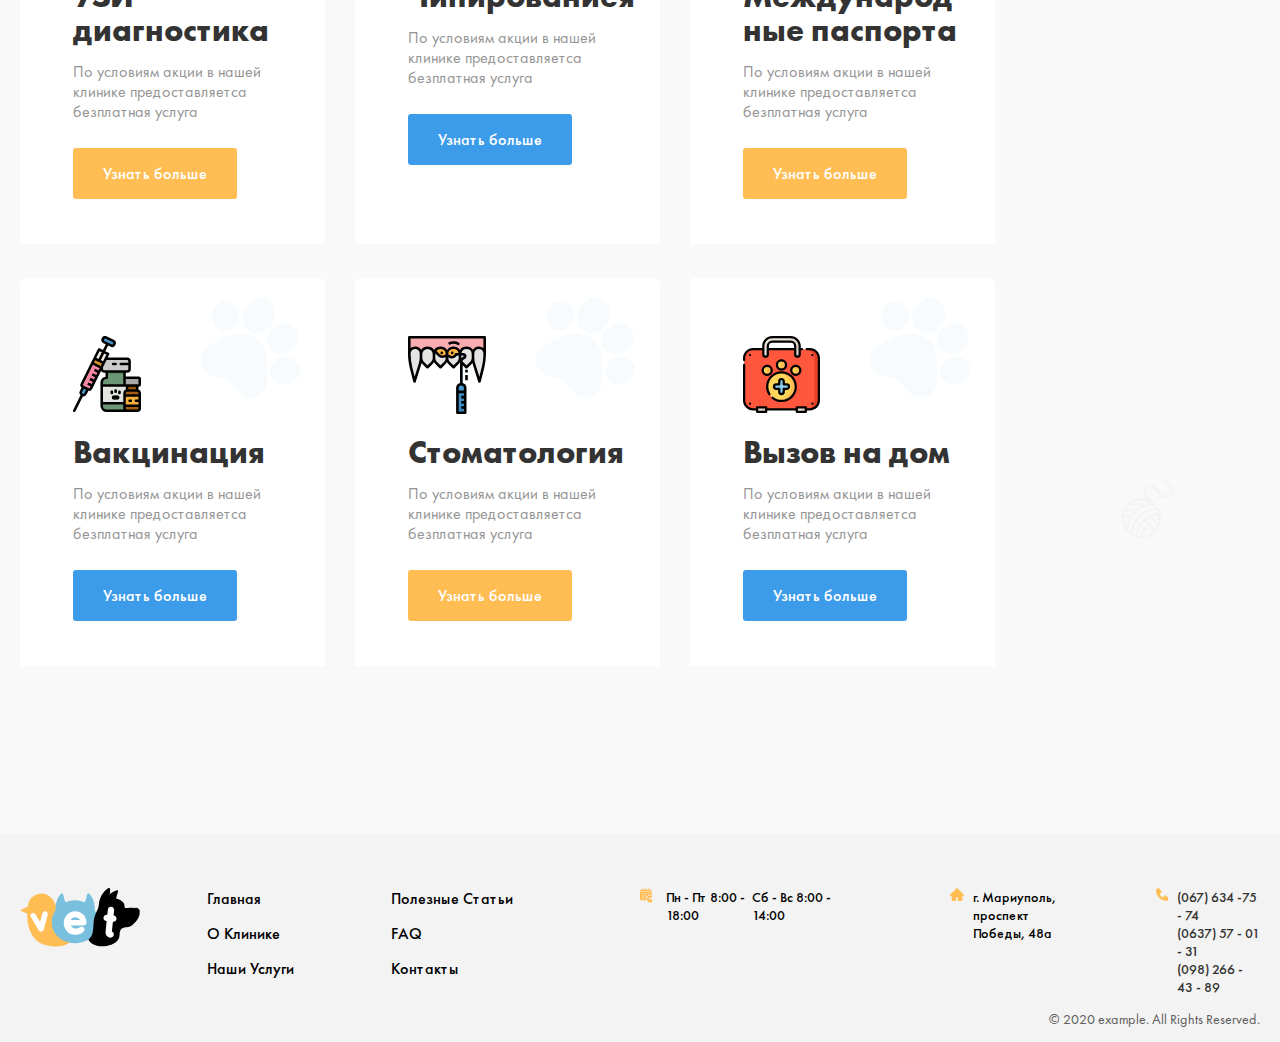
<file: services.html>
<!DOCTYPE html>
<html lang="en">
<head>
  <meta charset="UTF-8">
  <meta http-equiv="X-UA-Compatible" content="IE=edge">
  <meta name="viewport" content="width=device-width, initial-scale=1.0">
  <title>Vet clinic - services</title>
  <link rel="stylesheet" href="css/normalize.mini.css">
  <link rel="stylesheet" href="css/styles.css">
  <!-- <link rel="stylesheet" href="css/styles.mini.css"> -->
</head>
<body>
  <header class="site-header">
    <div class="header__top">
      <div class="container site-header__container">
        <address class="header__top-address">г. Мариуполь, проспект Победы, 48а</address>
        <a href="tel:+0676347574" class="header__top-phone phone-first">(067) 634 -75 - 74</a>
        <a href="tel:+0637570131" class="header__top-phone phone-second">(0637) 57 - 01 - 31</a>
        <a href="tel:+0982664389" class="header__top-phone phone-third">(098) 266 - 43 - 89</a>
        <div class="header__top-date date-first"><b>Пн - Пт</b><time datetime="8:00">8:00</time> - <time datetime="18:00">18:00</time></div>
        <div class="header__top-date"><b>Сб - Вс</b><time datetime="8:00">8:00</time> - <time datetime="8:00">14:00</time></div>
        </div>
      </div>

      <div class="header__bottom">
        <div class="container site-header__bottom-container">
          <div class="header__logo-box">
            <a class="header__logo-link" href="index.html">
              <img class="header__logo-img" src="./img/logo.svg" alt="logo vet clinic"  width="177" height="86">
            </a>
          </div>

          <nav class="site-nav">
            <ul class="site-nav__list">
              <li class="site-nav__item"><a href="index.html" class="site-nav__link">Главная</a></li>
              <li class="site-nav__item"><a href="#" class="site-nav__link">О Клинике</a></li>
              <li class="site-nav__item site-nav__item--avtive"><a href="services.html" class="site-nav__link ">Наши Услуги</a></li>
              <li class="site-nav__item"><a href="#" class="site-nav__link">Полезные Статьи</a></li>
              <li class="site-nav__item"><a href="#" class="site-nav__link">FAQ</a></li>
              <li class="site-nav__item"><a href="#" class="site-nav__link">Контакты</a></li>

            </ul>
          </nav>

          <div class="header__button">
            <a href="#" class="site-nav__link header__ask-link">Задать вопрос</a>
          </div>
        </div>
      </div>

    </header>

    <main class="services-page">
      <section class="services-page__intro">
        <div class="container services-page__intro-container">
          <div class="intro-wrapper">
            <h1 class="intro-heading">Наши услуги</h1>
            <p class="intro-info">Узнать информацию о наших услугах, записаться на прием к врачу или проконсультироваться вы можете по телефону, в любое удобное для вас время.</p>
          </div>
        </div>
      </section>

      <section class="services-page__list-section">
        <h2 class="visually-hidden">Списки Наши услуги</h2>
        <div class="container list-section__container">
          <ul class="list-section__list">

            <li class="list-section__item">
              <h3 class="list-section__list-title">Первичный осмотр</h3>
              <p class="list-section__list-desc">По условиям акции в нашей клинике предоставляетса безплатная услуга</p>
              <a href="#" class="list-section__list-link list-link--yellow">Узнать больше</a>
            </li>

            <li class="list-section__item item--womandoctor">
              <h3 class="list-section__list-title">Первичный осмотр</h3>
              <p class="list-section__list-desc">По условиям акции в нашей клинике предоставляетса безплатная услуга</p>
              <a href="#" class="list-section__list-link list-link--blue">Узнать больше</a>
            </li>

            <li class="list-section__item item--hirurgiya">
              <h3 class="list-section__list-title">Хирургическое вмешательство</h3>
              <p class="list-section__list-desc">По условиям акции в нашей клинике предоставляетса безплатная услуга</p>
              <a href="#" class="list-section__list-link">Узнать больше</a>
            </li>

            <li class="list-section__item item--dermotologiya">
              <h3 class="list-section__list-title">Дерматология</h3>
              <p class="list-section__list-desc">По условиям акции в нашей клинике предоставляетса безплатная услуга</p>
              <a href="#" class="list-section__list-link list-link--blue">Узнать больше</a>
            </li>

            <li class="list-section__item item--laboratoriya">
              <h3 class="list-section__list-title">Лабораторная диагностика</h3>
              <p class="list-section__list-desc">По условиям акции в нашей клинике предоставляетса безплатная услуга</p>
              <a href="#" class="list-section__list-link list-link--yellow">Узнать больше</a>
            </li>

            <li class="list-section__item item--oftalmologiya">
              <h3 class="list-section__list-title">Офтальмология</h3>
              <p class="list-section__list-desc">По условиям акции в нашей клинике предоставляетса безплатная услуга</p>
              <a href="#" class="list-section__list-link list-link--blue">Узнать больше</a>
            </li>

            <li class="list-section__item item--uzi">
              <h3 class="list-section__list-title">УЗИ
                диагностика</h3>
              <p class="list-section__list-desc">По условиям акции в нашей клинике предоставляетса безплатная услуга</p>
              <a href="#" class="list-section__list-link list-link--yellow">Узнать больше</a>
            </li>

            <li class="list-section__item item--chip">
              <h3 class="list-section__list-title">Чипированиея</h3>
              <p class="list-section__list-desc">По условиям акции в нашей клинике предоставляетса безплатная услуга</p>
              <a href="#" class="list-section__list-link list-link--blue">Узнать больше</a>
            </li>

            <li class="list-section__item item--mejdpassport">
              <h3 class="list-section__list-title">Международ-
                ные паспорта</h3>
              <p class="list-section__list-desc">По условиям акции в нашей клинике предоставляетса безплатная услуга</p>
              <a href="#" class="list-section__list-link list-link--yellow">Узнать больше</a>
            </li>

            <li class="list-section__item item--vakcina">
              <h3 class="list-section__list-title">Вакцинация</h3>
              <p class="list-section__list-desc">По условиям акции в нашей клинике предоставляетса безплатная услуга</p>
              <a href="#" class="list-section__list-link list-link--blue">Узнать больше</a>
            </li>

            <li class="list-section__item item--stom">
              <h3 class="list-section__list-title">Стоматология</h3>
              <p class="list-section__list-desc">По условиям акции в нашей клинике предоставляетса безплатная услуга</p>
              <a href="#" class="list-section__list-link list-link--yellow">Узнать больше</a>
            </li>

            <li class="list-section__item item--callhome">
              <h3 class="list-section__list-title">Вызов на дом</h3>
              <p class="list-section__list-desc">По условиям акции в нашей клинике предоставляетса безплатная услуга</p>
              <a href="#" class="list-section__list-link list-link--blue">Узнать больше</a>
            </li>

          </ul>
        </div>
        </section>



    </main>


    <!-- FOOTER -->
    <footer class="footer">
      <div class="container footer__container">
        <div class="footer__content-box">

          <div class="footer__logo-box">
            <a class="footer__logo-link" href="index.html">
              <img class="header__logo-img" src="img/logo.svg" alt="logo of vet-clinic" width="158" height="77">
            </a>
          </div>


          <ul class="footer__list footer__list-first">
            <li class="footer__item site-nav__item">
              <a class="footer__link site-nav__link" href="index.html">Главная</a>
            </li>
            <li class="footer__item">
              <a class="footer__link site-nav__link" href="#">О Клинике</a>
            </li>
            <li class="footer__item">
              <a class="footer__link site-nav__link" href="services.html">Наши Услуги</a>
            </li>
          </ul>


          <ul class="footer__list">
            <li class="footer__item">
              <a class="footer__link site-nav__link" href="#">Полезные Статьи</a>
            </li>
            <li class="footer__item">
              <a class="footer__link site-nav__link" href="#">FAQ</a>
            </li>
            <li class="footer__item">
              <a class="footer__link site-nav__link" href="#">Контакты</a>
            </li>
          </ul>


          <div class="footer__date-box">
            <div class="footer__date icon-date">
              <span>Пн - Пт </span>
              <time datetime="8:00">8:00</time> -
              <time datetime="18:00">18:00</time>
            </div>
            <div class="footer__date">
              <span>Сб - Вс </span>
              <time datetime="8:00">8:00</time> -
              <time datetime="8:00">14:00</time>
            </div>
          </div>

          <address class="footer__adress">г. Мариуполь, проспект Победы, 48а</address>
          <div class="footer__phone-box">
            <ul class="footer__phone-list">
              <li class="footer__phone-item">
                <a class="header__top-phone icon-phone phone__before" href="tel:+0676347574">(067) 634 -75 - 74</a>
              </li>
              <li class="footer__phone-item">
                <a class="header__top-phone phone" href="tel:+0637570131">(0637) 57 - 01 - 31</a>
              </li>
              <li class="footer__phone-item">
                <a class="header__top-phone" href="tel:+0982664389">(098) 266 - 43 - 89</a>
              </li>
            </ul>
          </div>

        </div>
        <p class="copyright">© 2020 example. All Rights Reserved.</p>
      </div>

    </footer>




  </body>
  </html>
</file>
<file: css/styles.css>
@font-face {
  font-family: "FuturaPT";
  src: url("../fonts/FuturaPT-Bold.woff2") format("woff2"),
  url("../fonts/FuturaPT-Bold.woff") format("woff");
  font-weight: bold;
  font-style: normal;
  font-display: swap;
}

@font-face {
  font-family: "FuturaPT";
  src: url("../fonts/FuturaPT-Book.woff2") format("woff2"),
  url("../fonts/FuturaPT-Book.woff") format("woff");
  font-weight: normal;
  font-style: normal;
  font-display: swap;
}

@font-face {
  font-family: "FuturaPT";
  src: url("../fonts/FuturaPT-Light.woff2") format("woff2"),
  url("../fonts/FuturaPT-Light.woff") format("woff");
  font-weight: 300;
  font-style: normal;
  font-display: swap;
}

@font-face {
  font-family: "FuturaPT";
  src: url("../fonts/FuturaPT-Medium.woff2") format("woff2"),
  url("../fonts/FuturaPT-Medium.woff") format("woff");
  font-weight: 500;
  font-style: normal;
  font-display: swap;
}


:root{
  --color-white:#fff;
  --color-black:#333;
  --color-yellow:#FFBD54;
  --color-grey:#949494;
  --color-blue:#3D9CEA;
  --color-icon-blue:#78C0DE;

}

html {
  box-sizing: border-box;
  height: 100%;
  scroll-behavior: smooth;
}

*,
*::before,
*::after {
  box-sizing: inherit;
}

.container {
  width: 100%;
  max-width: 1350px;
  margin-left: auto;
  margin-right: auto;
  padding-left: 20px;
  padding-right: 20px;
}

body {
  display: flex;
  flex-direction: column;
  height: 100%;
  padding: 0;
  margin: 0;
  font-family: "FuturaPT", "Arial", sans-serif;
  font-style: normal;
  font-weight: normal;
  font-size: 16px;
  line-height: 20px;
  background-color: #F9F9F9;
  background-image: url("../img/bg.png");
  overflow-x: hidden;
}

img {
  max-width: 100%;
  height: auto;
}

.visually-hidden {
  position: absolute;
  width: 1px;
  height: 1px;
  margin: -1px;
  border: 0;
  padding: 0;
  clip: rect(0 0 0 0);
  overflow: hidden;
}

.site-header{
  white-space: nowrap;
}

/* HEADER-TOP */
.header__top{
  padding-top: 11px;
  padding-bottom: 13px;
  background-color: #F9F8F8;
}
.site-header__container{
  display: flex;
  align-items: center;
  justify-content: flex-end;
}

.header__top-address{
  font-style: normal;
  font-weight: 500;
  font-size: 14px;
  line-height: 18px;
  color: var(--color-black);
  display: flex;
  align-items: center;
  margin-right: 106px;
}
.header__top-address::before{
  content: "";
  display: block;
  width: 14px;
  height: 13px;
  background-image: url("../img/icon-home.svg");
  background-repeat: no-repeat;
  background-size: contain;
  margin-right: 9px;
}

.header__top-phone{
  text-decoration: none;
  font-style: normal;
  font-weight: 500;
  font-size: 14px;
  line-height: 18px;
  color: var(--color-black);
  display: flex;
  align-items: center;
  transition: color 0.3s ease,
  opacity 0.3s ease;
}
.header__top-phone:hover{
  color: var(--color-yellow);
}
.header__top-phone:active{
  color: var(--color-yellow);
  opacity: 0.4;
}


.header__top-phone:not(:last-child){
  margin-right: 9px;
}

.phone-first::before{
  content: "";
  display: block;
  width: 13px;
  height: 13px;
  background-image: url("../img/icon-phone.svg");
  background-repeat: no-repeat;
  background-size: contain;
  margin-right: 9px;
}
.phone-second::before{
  content: "";
  display: block;
  width: 4px;
  height: 4px;
  background-color: var(--color-yellow);
  border-radius: 50%;
  margin-right: 9px;
}
.phone-second::after{
  content: "";
  display: block;
  width: 4px;
  height: 4px;
  background-color: var(--color-yellow);
  border-radius: 50%;
  margin-left: 9px;
}

.header__top-date__box{
  display: flex;
  align-items: center;
}
.header__top-date ~ .header__top-date{
  margin-left: 17px;
}
.header__top-date b{
  font-size: 14px;
  line-height: 18px;
  color: var(--color-black);
  margin-right: 3px;
}

.header__top-date span{
  font-style: normal;
  font-weight: 500;
  font-size: 14px;
  line-height: 18px;
  color: var(--color-black);
}
.header__top-date__box::before{
  content: "";
  display: block;
  width: 13px;
  height: 13px;
  background-image: url("../img/schedule.svg");
  background-repeat: no-repeat;
  background-size: contain;
  margin-right: 7px;
  margin-left: 98px;
  flex-shrink: 0;
}

/* HEADER_BOTTOM */
.header__bottom {
  padding: 20px 0;
  background-color: var(--color-white);
}
.site-header__bottom-container{
  display: flex;
  align-items: center;
  justify-content: space-between;
}
.header__logo-box {
  width: 180px;
  height: 100%;
  position: relative;
  z-index: 1;
}
.header__logo-link {
  position: absolute;
  z-index: 99;
  left: 0;
  top: -50%;
  transform: translateY(-50%);
  transition: opacity 0.3s ease;
}

.header__logo-link:hover{
  opacity: 0.8;
}
.header__logo-link:active{
  opacity: 0.6;
}
.header__logo-img {
  display: block;
}
.site-nav {
  width: 800px;
}
.site-nav__list {
  list-style: none;
  padding: 0;
  margin: 0;
  display: flex;
  align-items: baseline;
  justify-content: center;
  flex-wrap: wrap;
}
.site-nav__item {
  display: flex;
  align-items: center;
}
.site-nav__item:not(:last-child){
  margin-right: 43px;
}
.site-nav__item:nth-child(7n){
  margin-top: 30px;
}
.site-nav__item--avtive::before{
  content: "";
  display: block;
  width: 15px;
  height: 15px;
  background-image: url("../img/icon-active-fish.svg");
  background-repeat: no-repeat;
  background-size: contain;
  margin-right: 12px;
}

.site-nav__link {
  display: block;
  font-weight: 500;
  font-size: 16px;
  line-height: 21px;
  color: var(--color-black);
  text-decoration: none;
  position: relative;
  z-index: 5;
  transition: background-color 0.3s ease,
  opacity 0.3s ease;
}
.site-nav__link:active{
  opacity: 0.4;
}
.site-nav__link::after{
  position: absolute;
  z-index: -1;
  bottom: 4px;
  left: 0;
  content: "";
  width: 100%;
  height: 4px;
  background-color: #f4ffad;
  opacity: 0;
}
.site-nav__link:hover::after{
  opacity: 1;
}

.header__button {
  min-width: 180px;
  display: flex;
  align-items: center;
}
.header__ask-link{
  display: inline-block;

}
.header__button::before {
  content: "";
  display: block;
  width: 23px;
  height: 20px;
  background-image: url("../img/icon-pet.svg");
  background-repeat: no-repeat;
  background-size: contain;
  margin-right: 8px;
}

/* HERO */
.hero {
  padding-top: 145px;
  padding-bottom: 145px;
  background-image: url("../img/hero-left-bg.png");
  background-repeat: no-repeat;
  background-position: calc(50% - 500px) -190px;
}

.hero__container {
  display: flex;
  justify-content: flex-end;
}
.hero__content{
  position: relative;
  z-index: 1;
}
.hero__content::after {
  width: 350px;
  height: 430px;
  position: absolute;
  z-index: 1;
  right: -200px;
  bottom: -270px;
  content: "";
  background-image: url("../img/hero-right-bg.png");
  background-repeat: no-repeat;
  /* background-position: calc(50% + 200px) 0px; */

}
.hero__heading {
  width: 608px;
  margin: 0;
  font-weight: bold;
  font-size: 70px;
  line-height: 64px;
  color: var(--color-black);
  margin-bottom: 29px;
}
.hero__heading span{
  color: var(--color-icon-blue);
}
.hero__desc {
  width: 495px;
  margin: 0;
  font-size: 16px;
  line-height: 21px;
  color: var(--color-grey);
  margin-bottom: 38px;
}
.button {
  min-width: 180px;
  padding: 15px 48px;
  border-radius: 3px;
  color: var(--color-white);
  background-color: var(--color-black);
  text-decoration: none;
  border: 1px solid transparent;
  cursor: pointer;
  transition: opacity 0.3s ease;
}
.button:hover{
  opacity: 0.7;
}
.button:active{
  opacity: 0.4;
}


/* blockquote */
.blockquote-section{
  padding-top: 185px;
  padding-bottom: 145px;
}
.blockquote-section__content{
  width: 753px;
  margin: 0;
  font-size: 20px;
  line-height: 26px;
  text-align: center;
  color: var(--color-grey);
  margin-right: auto;
  margin-left: auto;
  position: relative;
  z-index: 1;
}
.blockquote__box::before{
  content: "";
  display: block;
  width: 140px;
  height: 1px;
  background-color: #DBDBDB;
  margin-bottom: 43px;
  margin-right: auto;
  margin-left: auto;
}
.blockquote__box::after{
  content: "";
  display: block;
  width: 140px;
  height: 1px;
  background-color: #DBDBDB;
  margin-top: 35px;
  margin-right: auto;
  margin-left: auto;
}

.blockquote-section__content::before{
  content: "";
  display: block;
  position: absolute;
  z-index: 1;
  width: 142px;
  height: 128px;
  background-image: url("../img/blockquote-left.svg");
  background-repeat: no-repeat;
  top: -30px;
  left: -100px;
}
.blockquote-section__content::after{
  content: "";
  display: block;
  position: absolute;
  z-index: 1;
  width: 142px;
  height: 128px;
  background-image: url("../img/blockquote-right.svg");
  background-repeat: no-repeat;
  top: 30px;
  right: -200px;
}

.blockquote-section__name{
  margin: 0;
  font-weight: 500;
  font-size: 20px;
  line-height: 26px;
  color: var(--color-black);
  text-align: center;
  margin-top: 35px;
}

/* SERVICES */
.index-services {
  padding-bottom: 235px;
}

.index-services__container {
padding-right: 44px;
padding-left: 44px;
}

.index-services__heading {
  margin: 0;
  text-align: center;
  font-weight: bold;
  font-size: 48px;
  line-height: 54px;
  color: var(--color-black);
  margin-bottom: 80px;
}

.index-services__tabs-wrapper{
  position: relative;
  z-index: 1;
}

.index-services__tabs-button {
  position: absolute;
  z-index: 1;
  top: 50%;
  transform: translateY(-50%);
  width: 50px;
  height: 50px;
  padding: 0;
  border: none;
  cursor: pointer;
  transition: background-color 0.3s ease;
  background-color: transparent;
  background-repeat: no-repeat;
  background-position: center center;
  border-radius: 2px;
  background-size: 14px 26px;
  }

.index-services__tabs-button--prev {
  left: -62px;
  background-image: url("../img/arrow-left.svg");
}
.index-services__tabs-button--next {
  right: -62px;
  background-image: url("../img/arrow-right.svg");
}


.index-services__tabs-button:hover{
  background-color: var(--color-white);
}
.index-services__tabs-button:active{
  background-color: var(--color-white);
  opacity: 0.7;
}



.services-tabs {
  display: flex;
  margin: 0;
  padding: 0;
  list-style: none;
  align-items: flex-start;
  overflow-x: hidden;
}

.services-tabs__item {
  width: 193px;
  display: flex;
  flex-direction: column;
  flex-shrink: 0;
  min-height: 210px;
}
.services-tabs__item:not(:last-child){
  margin-right: 13px;
}

.services-tabs__link {
  flex-grow: 1;
  display: flex;
  flex-direction: column;
  align-items: center;
  padding: 30px;
  text-align: center;
  background-color: var(--color-white);
  border: 1px solid #f3f3f3;
  border-radius: 5px;
  box-sizing: border-box;
  text-decoration: none;
  text-align: center;
  transition: opacity 0.3s ease;
}

.services-tabs__item--active .services-tabs__link{
  padding-bottom: 44px;
}

.services-tabs__link:hover{
  opacity: 0.7;
}
.services-tabs__link:active{
  opacity: 0.4;
}

.services-tabs__link::before{
  content: "";
  display: block;
  background-repeat: no-repeat;
  background-position: center center;
  background-size: contain;
  margin-bottom: 22px;
  width: 86px;
  height: 78px;
}

.services-tabs__item--male-doctor .services-tabs__link::before{
  background-image: url("../img/doctor.svg");
}

.services-tabs__item--female-doctor .services-tabs__link::before{
    background-image: url("../img/woman-doctor.svg");
}

.services-tabs__item--surgeon .services-tabs__link::before{
  background-image: url("../img/dog-surgeon.svg");
  }
  .services-tabs__item--dermotology .services-tabs__link::before{
  background-image: url("../img/dermotologiya.svg");
}

.services-tabs__item--laboratory .services-tabs__link::before{
  background-image: url("../img/laboratory.svg");
 }

.services-tabs__item--oftalmologiya .services-tabs__link::before{
  background-image: url("../img/oftalmologiya.svg");
  }

  .services-tabs__item--uzi .services-tabs__link::before{
  background-image: url("../img/uzi.svg");
}

.services-tabs__item--chip .services-tabs__link::before{
  background-image: url("../img/chipirovaniya.svg");
}

.services-tabs__item--mejdupassport .services-tabs__link::before{
  background-image: url("../img/mejdu-passport.svg");
  width: 86px;
  height: 78px;
}

.services-tabs__item--vakcina .services-tabs__link::before{
  background-image: url("../img/vaksinasiya.svg");
}

.services-tabs__item--stomatology .services-tabs__link::before{
  background-image: url("../img/stomotologiya.svg");

}

.services-tabs__item--calltohome .services-tabs__link::before{
  background-image: url("../img/call-to-home.svg");

}


.services-tabs__title{
  margin: 0;
  font-weight: 500;
  font-size: 18px;
  line-height: 22px;
  text-align: center;
  color: var(--color-black);
}


/* Services info-list */

.index-services__info-list{
  list-style: none;
  margin: 0;
  padding: 0;
  padding: 42px 35px;
  background-color: var(--color-white);
  /* margin-top: 10px; */
}

.index-services__info-item{
  display: flex;
  align-items: center;
}
.index-services__info-content{
  margin-left: 67px;
}
.index-services__info-title{
  margin: 0;
  font-weight: 500;
  font-size: 36px;
  line-height: 20px;
  color: var(--color-black);
  margin-bottom: 18px;
}
.index-services__info-desc{
  margin: 0;
  width: 492px;
  color: var(--color-grey);
  margin-bottom: 9px;
}

.index-services__info--button-box{
  display: flex;
  align-items: center;
  margin-top: 25px;
}

.index-services__info--button ~ .index-services__info--button{
  margin-left: 21px;
}

.info--button-yellow{
  background-color: var(--color-yellow);
  color: var(--color-white);
  display: flex;
  align-items: center;
}
.info--button-yellow::before{
  content: "";
  display: block;
  width: 21px;
  height: 21px;
  background-image: url("../img/money.svg");
  background-repeat: no-repeat;
  background-position: center center;
  margin-right: 7px;
}

.info--button-black{
  display: flex;
  align-items: center;
}
.info--button-black::before{
  content: "";
  display: block;
  width: 21px;
  height: 21px;
  background-image: url("../img/document.svg");
  background-repeat: no-repeat;
  background-position: center center;
  margin-right: 7px;
}

/* ONLINE */

.subscription{
  padding-top: 198px;
  padding-bottom: 153px;
  padding-left: 287px;
  background-image: url("../img/Subscribe-bg.png");
  background-repeat: no-repeat;
  background-size: contain;
  background-position: center center;
}

.subscription__content{
  width: 770px;
}
.subscription__title{
  margin: 0;
  font-weight: bold;
  font-size: 48px;
  line-height: 20px;
  color: var(--color-white);
  margin-bottom: 32px;
}

.input-box{
  display: flex;
  align-items: center;
  position: relative;
  z-index: 1;
}

.field{
  width: 335px;
  margin-right: 21px;
  padding-top: 18px;
  padding-right: 21px;
  padding-bottom: 12px;
  padding-left: 22px;
  border-radius: 5px;
  border: 1px solid transparent;
}

::placeholder{
  color: var(--color-grey);
}
input{
  border: 2px solid transparent;
}

.field:not(:placeholder-shown):not(:focus):valid{
  border-color: #90EE90;
}
.field:not(:placeholder-shown):not(:focus):invalid{
  border-color: #FF6347;
}

/* ADVICE */

.advice{
  padding-top: 216px;
  padding-bottom: 262px;
}
.advice__heading{
  margin: 0;
  font-weight: bold;
  font-size: 48px;
  line-height: 20px;
  color: var(--color-black);
  margin-bottom: 80px;
  text-align: center;
}
.advice__list{
  margin: 0;
  padding: 0;
  display: flex;
  align-items: center;
  list-style: none;
}

.advice__item{
  width: 305px;
  background-color: #F9F9F9;
}

.advice__item:not(:last-child){
  margin-right: 24px;
}
.advice__img{
  width: 305px;
  height: 180px;
  object-fit:cover;
}
.advice__content-box{
  padding-top: 20px;
  padding-right: 30px;
  padding-bottom: 38px;
  padding-left: 30px;
}
.advice__item time{
  font-weight: 500;
  font-size: 14px;
  line-height: 18px;
  color: var(--color-grey);
  display: flex;
  flex-direction: column;
  align-items: flex-end;
}
.advice__title{
  margin: 0;
  font-weight: bold;
  font-size: 22px;
  line-height: 25px;
  color: #000;
  margin-bottom: 10px;
}

.advice__info{
  margin: 0;
  color: var(--color-grey);
  margin-bottom: 38px;
  height: 60px;
}
.advice__link{
  display: flex;
  align-items: center;
}
.advice__link::before{
  content: "";
  display: block;
  width: 23px;
  height: 20px;
  background-image: url("../img/icon-pet.svg");
  background-repeat: no-repeat;
  background-size: contain;
  margin-right: 8px;
}

.tag-box{
  display: flex;
  align-items: center;
  justify-content: space-between;
}

.tags{
  display: flex;
  align-items: center;
}
.tags span{
  margin-right: 7px;
  font-size: 14px;
  line-height: 22px;
  color: var(--color-blue);

}

.advice__item--open .advice__info{
  height: 100%;
}
.advice__item--open .advice__img{
  width: 100%;
  height: 100%;
  object-fit:contain;
}
.advice__item--open .advice__title{
  margin-top: 31px;
  font-weight: bold;
  font-size: 26px;
  line-height: 29px;
}

.advice__item--open{
  width: 640px;
  background-color: var(--color-white);
  display: flex;
  align-items: center;
  display: none;
}



/* FORM */

.form-section{
  width: 1440px;
  margin-right: auto;
  margin-left: auto;
  padding-bottom: 247px;

}
.form-section__container{
  display: flex;
  align-items: center;
}
.form__map{
  width: 465px;
  height: 100%;
}
.map{
  border: transparent;
}
.form-content{
  background-image: url("../img/form-bg-black.png");
  background-repeat: no-repeat;
  background-size: cover;
  background-position: right center;
  width: 975px;
  height: 100%;
  padding-top: 62px;
  padding-bottom: 74px;
  padding-left: 85px;
}

.form-content__heading{
  margin: 0;
  color: var(--color-white);
  font-weight: bold;
  font-size: 48px;
  line-height: 62px;
  margin-bottom: 14px;

}

.form-content__desc{
  margin: 0;
  width: 334px;
  color: var(--color-grey);
  margin-bottom: 29px;
}

.contact-form{
  width: 375px;
  height: 100%;
}

.textarea-field{
  resize: none;
}
.form-field{
  margin-bottom: 14px;
}

.form__button{
  background-color: var(--color-yellow);
  color: var(--color-white);
  margin-top: 30px;
}


/* FOOTER */

.footer{
  padding-top: 54px;
  background-color: #f3f3f3;
}

.footer__container{
  display: flex;
  flex-direction: column;
  align-items: flex-end;
}
.footer__content-box{
  display: flex;
}

.footer__logo-box {
  width: 158px;
  margin-right: 67px;
}
.footer__logo-link{
  display: block;
  transition: opacity 0.3s ease;
}
.footer__logo-link:hover{
  opacity: 0.8;
}
.footer__logo-link:active{
  opacity: 0.6;
}

.footer__list {
  margin: 0;
  padding: 0;
  list-style: none;
  list-style: none;
}

.footer__list-first{
  margin-right: 87px;
}
.footer__item{
  transition: ;
}

.footer__item:not(:last-child) {
  margin-bottom: 14px;
}

.footer__link {
  display: inline-block;
  font-weight: 500;
  font-size: 16px;
  line-height: 21px;
  color: var(--color-black-black);
  text-decoration: none;
  white-space: nowrap;
}


.footer__date-box{
  margin-left: 127px;
  display: flex;
}

.footer__date-box::before {
  content: "";
  display: block;
  width: 16px;
  height: 16px;
  background-image: url("../img/schedule.svg");
  margin-right: 14px;
  background-repeat: no-repeat;
}

.footer__date {
  font-weight: 500;
  font-size: 14px;
  line-height: 18px;
  color: var(--color-primary-black);
 }

.footer__date b{
  margin-right: 5px;
}

.footer__adress{
  width: 157px;
  margin-right: 87px;
  margin-left: 112px;
  display: flex;
  font-weight: 500;
  font-style: normal;
  font-size: 14px;
  line-height: 18px;
  color: var(--color-primary-black);
}

.footer__adress::before{
  content: '';
  flex-shrink: 0;
  display: block;
  margin-right: 9px;
  width: 14px;
  height: 14px;
  background-repeat: no-repeat;
  background-size: contain;
  background-image: url("../img/icon-home.svg");
}


.footer__phone-list{
  margin: 0;
  padding: 0;
  list-style: none;
  display: flex;
  flex-direction: column;
  align-items: start;
}

.footer__phone-box{
  display: flex;
}
.footer__phone-box::before {
  content: '';
  margin-right: 9px;
  width: 16px;
  height: 16px;
  background-repeat: no-repeat;
  background-image: url("../img/icon-phone.svg");
}

.copyright{
  font-style: normal;
  font-weight: normal;
  font-size: 14px;
  line-height: 18px;
  color: #5C5C5C;
}

/* SERVICES - page */

.services-page__intro{
  padding-top: 118px;
  padding-bottom: 140px;
  background-image: url("../img/services-intro-bg.png");
  background-repeat: no-repeat;
  background-position: calc(50% + 450px) -20px;
}

.intro-wrapper {
  width: 450px;
  margin-left: 116px;
}
.intro-heading {
  margin: 0;
  font-weight: bold;
  font-size: 70px;
  line-height: 64px;
  color: var(--color-black);
  margin-bottom: 21px;
}
.intro-info {
  margin: 0;
  color: var(--color-grey);
}

/* Services Page List-Section */
.services-page__list-section{
  padding-bottom: 168px;
}

.list-section__list{
  padding: 0;
  margin: 0;
  display: flex;
  list-style: none;
  margin-left: -30px;
  margin-bottom: -34px;
  flex-wrap: wrap;
}

.list-section__item{
  width: 305px;
  border-radius: 5px 5px 0px 0px;
  padding: 58px 22px 45px 53px;
  background-color: var(--color-white);
  background-image: url("../img/pet-for-item.svg");
  background-repeat: no-repeat;
  background-position: right top;
  margin-left: 30px;
  margin-bottom: 34px;
  transition: .3s ease;
}
.list-section__item:hover{
  box-shadow:0px 4px 20px rgba(0, 0, 0, 0.2);
}

.list-section__item::before{
  content: "";
  display: block;
  background-image: url("../img/doctor.svg");
  background-repeat: no-repeat;
  width: 86px; /*enini bermasa ham boladi */
  height: 78px;
  margin-bottom: 22px;
}

.item--womandoctor::before{
  background-image: url("../img/woman-doctor.svg");
}
.item--hirurgiya::before{
  background-image: url("../img/dog-surgeon.svg");
}

.item--dermotologiya::before{
  background-image: url("../img/dermotologiya.svg");
}
.item--laboratoriya::before{
  background-image: url("../img/laboratory.svg");
}
.item--oftalmologiya::before{
  background-image: url("../img/oftalmologiya.svg");
}
.item--uzi::before{
  background-image: url("../img/uzi.svg");
}
.item--chip::before{
  background-image: url("../img/chipirovaniya.svg");
}
.item--mejdpassport::before{
  background-image: url("../img/mejdu-passport.svg");
}
.item--vakcina::before{
  background-image: url("../img/vaksinasiya.svg");
}
.item--stom::before{
  background-image: url("../img/stomotologiya.svg");
}
.item--callhome::before{
  background-image: url("../img/call-to-home.svg");
}

.list-section__list-title {
  margin: 0;
  margin-bottom: 14px;
  font-weight: 600;
  font-size: 32px;
  line-height: 34px;
  color: var(--color-black);
}
.list-section__list-desc {
  margin: 0;
  margin-bottom: 26px;
  color: var(--color-grey);
}
.list-section__list-link {
  display: inline-block;
  padding: 15px 30px;
  text-decoration: none;
  font-weight: 450;
  font-size: 16px;
  line-height: 21px;
  background-color: var(--color-yellow);
  color: var(--color-white);
  border-radius: 3px;
  transition: background-color .3s ease,
  opacity 0.3s ease;
}

.list-section__list-link:hover{
  background-color: var(--color-black);
}
.list-section__list-link:active{
  opacity: 0.6;
}
.list-link--blue{
  background-color: var(--color-blue);
}

/* MODAL */

.modal{
  display: none;
  position: fixed;
  z-index: 99;
  left: 0;
  top: 0;
  width: 100%;
  height: 100%;
  overflow: auto;
  padding-bottom: 100px;
  background-color: rgba(255, 255, 255, 0.9);
}
.modal-open {
  display: block;

}

.modal-dialog{
  width: 850px;
  padding: 119px 51px 137px 70px;
  background-image: url("../img/modal-bg.png");
  background-repeat: no-repeat;
  background-position: center center;
  margin-left: auto;
  margin-right: auto;
  margin-top: 20px;
  animation-name: down;
  animation-iteration-count: 1;
  animation-direction: alternate;
  animation-fill-mode: forwards;
  animation-duration: 1s;

}

.js-close-modal-button{
  width: 18px;
  height: 18px;
  background-color: transparent;
  border: none;
  background-image: url("../img/eks-icon.svg");
  background-position: center center;
  background-size: contain;
  background-repeat: no-repeat;
  cursor: pointer;
  position: absolute;
  z-index: 99;
  top: 45px;
  left: 30px;
}
.js-close-modal-button:hover{
opacity: .8;
}
.js-close-modal-button:active{
opacity: .4;
}


.modal-dialog__wrapper{
  display: flex;
}


@keyframes down {
  from {
    transform: translateY(-100%);
  }

  to {
    transform: translateY(0%);
  }
}

.modal__autorisation{
  width: 238px;
  margin-right: 136px;
}
.autorisation-title{
  margin: 0;
  margin-top: 29px;
  font-weight: 500;
  font-size: 20px;
  line-height: 30px;
  color: var(--color-black);
  margin-bottom: 21px;
}

.autorisation-link{
  display: inline-block;
  text-decoration: none;
  padding: 15px 35px 15px 22px;
  font-size: 16px;
  line-height: 21px;
  color: var(--color-black);
  background-color: var(--color-white);
  white-space: nowrap;
  display: flex;
  align-items: center;
}

.autorisation-link::before{
  display: block;
  content: "";
  width: 20px;
  height: 20px;
  background-image: url("../img/google.svg");
  background-repeat: no-repeat;
  background-size: contain;
  background-position: center center;
  margin-right:13px;
}

.facebook-link{
  margin-top: 21px;
}
.facebook-link::before{
  background-image: url("../img/facebook.svg");
}
.modal__form-section{
  width: 358px;
}
.form-section__head{
  margin: 0;
  font-weight: bold;
  font-size: 50px;
  line-height: 54px;
  margin-bottom: 25px;
}
.modal__form-field{
  border-radius: 0;
  margin-bottom: 21px;
}

.modal-form__button{
  background-color: var(--color-black);
  border-radius: 0;
  margin-top: 0;
}

/* FAQ-INTRO */

.faq-intro {
  padding-top: 110px;
  padding-bottom: 63px;
  /* background-image: url("../img/faq-kitten-bg.png");
  background-repeat: no-repeat;
  background-size: 569px 466px;
  background-position: calc(50% + 450px) 50px; */
}

.faq-intro__container {
  position: relative;
  z-index: 1;
}

.faq-intro__container::after {
  content: "";
  position: absolute;
  right: -50px;
  top: -51px;
  z-index: -1;
  width: 569px;
  height: 466px;
  background-image: url(../img/faq-kitten-bg.png);
  background-repeat: no-repeat;
  background-position: center;
  background-size: contain;
}

.faq-intro__container {
}
.faq-intro__heading {
  margin: 0;
  font-weight: bold;
  font-size: 70px;
  line-height: 64px;
  color: var(--color-black);
margin-bottom: 27px;
}
.faq-intro__desc {
width: 447px;
margin: 0;
margin-bottom: 35px;
color: var(--color-grey);
}

.faq-intro__link {
  /* min-width: 201px; */
  display: inline-flex;
  padding: 15px 38px 15px 38px;
  white-space: nowrap;
  background-color: var(--color-icon-blue);
font-weight: 500;
font-size: 16px;
line-height: 21px;
}

.faq-intro__link::before {
  content: "";
  display: block;
  width: 21px;
  height: 21px;
  background-image: url(../img/document.svg);
  background-repeat: no-repeat;
  background-position: center center;
  margin-right: 6px;
}

/* FAQ */

.faq {
  padding-bottom: 270px;
}

.faq__list {
  position: relative;
  z-index: 1;
  margin: 0;
  padding: 0;
  list-style: none;
}

.faq__list::after {
  content: "";
  position: absolute;
  right: -131px;
  bottom: -222px;
  z-index: -1;
  width: 654px;
  height: 652px;
  background-image: url(../img/faq-parrot-bg.png);
  background-repeat: no-repeat;
  background-position: center;
  background-size: contain;
}

.faq__item:not(:last-child) {
  margin-bottom: 18px;
}

.tab {
  width: 752px;
  padding: 32px 63px;
  padding-top: 25px;
  padding-right: 50px;
  background-color: var(--color-white);
  border: 1px solid #f3f3f3;
  border-radius: 5px;
}

.tab__qa {
  display: flex;
  align-items: center;
}

.tab__qa--top {
  margin-bottom: 9px;
}

.tab__qa--bottom {
  position: relative;
  z-index: 1;
  justify-content: space-between;
}

.tab__date {
  display: flex;
  align-items: center;
  margin-right: 28px;
  font-size: 14px;
  line-height: 22px;
  color: var(--color-black);
}

.tab__date::before {
  content: "";
  width: 28px;
  height: 29px;
  margin-right: 3px;
  background-repeat: no-repeat;
  background-position: center;
  background-size: contain;
}

.faq__item:nth-child(odd) .tab__date::before {
  background-image: url("../img/faq-pet-yellow.svg");
}

.faq__item:nth-child(even) .tab__date::before {
  background-image: url("../img/faq-pet-blue.svg");
}

.tab__author {
  margin: 0;
  font-weight: 500;
  font-size: 12px;
  line-height: 22px;
  letter-spacing: 1px;
  text-transform: uppercase;
  color: var(--color-icon-blue);
}

.heading{
  margin: 0;
}
.tab__question {
  max-width: 577px;
  font-weight: 500;
  font-size: 20px;
  line-height: 22px;
}

.tab__toggle {
  width: 30px;
  height: 30px;
  background: url("../img/arrow-down.svg");
  background-repeat: no-repeat;
  background-position: center center;
  border: none;
  cursor: pointer;
}

.tab__toggle::before {
  content: "";
  position: absolute;
  top: 0;
  left: 0;
  width: 100%;
  height: 100%;
}

.tab__answer {
  display: none;
  max-width: 577px;
  margin-top: 12px;
}

.tab__answer-info {
  margin: 0;
  color: var(--color-grey);
}

.tab--active .tab__answer {
  display: block;
}

.tab--active .tab__toggle {
  background-image: url("../img/arrow-up.svg");
}

.tab--waiting {
  opacity: 0.5;
}

.tab--waiting .tab__toggle {
  background-image: url('../img/clock.svg');
}

.tab--waiting .tab__toggle::before {
  content: none;
}
</file>
<file: css/styles.mini.css>
@font-face{font-family:FuturaPT;src:url(../fonts/FuturaPT-Bold.woff2) format("woff2"),url(../fonts/FuturaPT-Bold.woff) format("woff");font-weight:700;font-style:normal;font-display:swap}@font-face{font-family:FuturaPT;src:url(../fonts/FuturaPT-Book.woff2) format("woff2"),url(../fonts/FuturaPT-Book.woff) format("woff");font-weight:400;font-style:normal;font-display:swap}@font-face{font-family:FuturaPT;src:url(../fonts/FuturaPT-Light.woff2) format("woff2"),url(../fonts/FuturaPT-Light.woff) format("woff");font-weight:300;font-style:normal;font-display:swap}@font-face{font-family:FuturaPT;src:url(../fonts/FuturaPT-Medium.woff2) format("woff2"),url(../fonts/FuturaPT-Medium.woff) format("woff");font-weight:500;font-style:normal;font-display:swap}:root{--color-white:#fff;--color-black:#333;--color-yellow:#FFBD54;--color-grey:#949494;--color-blue:#3D9CEA;--color-icon-blue:#78C0DE}html{-webkit-box-sizing:border-box;box-sizing:border-box;height:100%;scroll-behavior:smooth}*,::after,::before{-webkit-box-sizing:inherit;box-sizing:inherit}.container{width:100%;max-width:1330px;margin-left:auto;margin-right:auto;padding-left:10px;padding-right:10px}body{display:-webkit-box;display:-ms-flexbox;display:flex;-webkit-box-orient:vertical;-webkit-box-direction:normal;-ms-flex-direction:column;flex-direction:column;height:100%;padding:0;margin:0;font-family:FuturaPT,Arial,sans-serif;font-style:normal;font-weight:400;font-size:16px;line-height:20px;background-color:#f9f9f9;background-image:url(../img/bg.png);overflow-x:hidden}img{max-width:100%;height:auto}.visually-hidden{position:absolute;width:1px;height:1px;margin:-1px;border:0;padding:0;clip:rect(0 0 0 0);overflow:hidden}.header__top{padding-top:11px;padding-bottom:13px;background-color:#f9f8f8}.site-header__container{display:-webkit-box;display:-ms-flexbox;display:flex;-webkit-box-align:center;-ms-flex-align:center;align-items:center;-webkit-box-pack:end;-ms-flex-pack:end;justify-content:flex-end}.header__top-address{font-style:normal;font-weight:500;font-size:14px;line-height:18px;color:var(--color-black);display:-webkit-box;display:-ms-flexbox;display:flex;-webkit-box-align:center;-ms-flex-align:center;align-items:center;margin-right:106px}.header__top-address::before{content:"";display:block;width:14px;height:13px;background-image:url(../img/icon-home.svg);background-repeat:no-repeat;background-size:contain;margin-right:9px}.header__top-phone{text-decoration:none;font-style:normal;font-weight:500;font-size:14px;line-height:18px;color:var(--color-black);display:-webkit-box;display:-ms-flexbox;display:flex;-webkit-box-align:center;-ms-flex-align:center;align-items:center;-webkit-transition:color .3s ease,opacity .3s ease;-o-transition:color .3s ease,opacity .3s ease;transition:color .3s ease,opacity .3s ease}.header__top-phone:hover{color:var(--color-yellow)}.header__top-phone:active{color:var(--color-yellow);opacity:.4}.header__top-phone:not(:last-child){margin-right:9px}.phone-first::before{content:"";display:block;width:13px;height:13px;background-image:url(../img/icon-phone.svg);background-repeat:no-repeat;background-size:contain;margin-right:9px}.phone-second::before{content:"";display:block;width:4px;height:4px;background-color:var(--color-yellow);border-radius:50%;margin-right:9px}.phone-second::after{content:"";display:block;width:4px;height:4px;background-color:var(--color-yellow);border-radius:50%;margin-left:9px}.header__top-date{display:-webkit-box;display:-ms-flexbox;display:flex;-webkit-box-align:center;-ms-flex-align:center;align-items:center}.header__top-date~.header__top-date{margin-left:17px}.header__top-date b{font-style:normal;font-weight:700;font-size:14px;line-height:18px;color:var(--color-black);margin-right:3px}.header__top-date span{font-style:normal;font-weight:500;font-size:14px;line-height:18px;color:var(--color-black)}.date-first::before{content:"";display:block;width:13px;height:13px;background-image:url(../img/schedule.svg);background-repeat:no-repeat;background-size:contain;margin-right:9px;margin-left:98px}.header__bottom{padding:20px 0;background-color:var(--color-white)}.site-header__bottom-container{display:-webkit-box;display:-ms-flexbox;display:flex;-webkit-box-align:center;-ms-flex-align:center;align-items:center;-webkit-box-pack:justify;-ms-flex-pack:justify;justify-content:space-between}.header__logo-box{width:180px;height:100%;position:relative;z-index:1}.header__logo-link{position:absolute;z-index:99;left:0;top:0;-webkit-transform:translateY(-50%);-ms-transform:translateY(-50%);transform:translateY(-50%);-webkit-transition:opacity .3s ease;-o-transition:opacity .3s ease;transition:opacity .3s ease}.header__logo-link:hover{opacity:.7}.header__logo-link:active{opacity:.4}.header__logo-img{display:block}.site-nav{width:800px}.site-nav__list{list-style:none;padding:0;margin:0;display:-webkit-box;display:-ms-flexbox;display:flex;-webkit-box-align:baseline;-ms-flex-align:baseline;align-items:baseline;-webkit-box-pack:center;-ms-flex-pack:center;justify-content:center;-ms-flex-wrap:wrap;flex-wrap:wrap}.site-nav__item{display:-webkit-box;display:-ms-flexbox;display:flex;-webkit-box-align:center;-ms-flex-align:center;align-items:center}.site-nav__item:not(:last-child){margin-right:43px}.site-nav__item:nth-child(7n){margin-top:30px}.site-nav__item--avtive::before{content:"";display:block;width:15px;height:15px;background-image:url(../img/icon-active-fish.svg);background-repeat:no-repeat;background-size:contain;margin-right:12px}.site-nav__link{font-weight:500;font-size:16px;line-height:21px;color:var(--color-black);text-decoration:none;position:relative;z-index:5;-webkit-transition:background-color .3s ease,opacity .3s ease;-o-transition:background-color .3s ease,opacity .3s ease;transition:background-color .3s ease,opacity .3s ease}.site-nav__link:active{opacity:.4}.site-nav__link::after{position:absolute;z-index:-1;display:none;bottom:4px;content:"";width:100%;height:4px;background-color:#f4ffad}.site-nav__link:hover::after{display:block}.header__button{width:180px;display:-webkit-box;display:-ms-flexbox;display:flex;-webkit-box-align:center;-ms-flex-align:center;align-items:center}.header__ask-link{display:inline-block}.header__button::before{content:"";display:block;width:23px;height:20px;background-image:url(../img/icon-pet.svg);background-repeat:no-repeat;background-size:contain;margin-right:8px}.hero{padding-top:145px;padding-bottom:145px;background-image:url(../img/hero-left-bg.png);background-repeat:no-repeat;background-position:calc(50% - 500px) -190px}.hero__container{display:-webkit-box;display:-ms-flexbox;display:flex;-webkit-box-pack:end;-ms-flex-pack:end;justify-content:flex-end}.hero__content{position:relative;z-index:1}.hero__content::after{width:350px;height:430px;position:absolute;z-index:1;right:-200px;bottom:-270px;content:"";background-image:url(../img/hero-right-bg.png);background-repeat:no-repeat}.hero__heading{width:608px;margin:0;font-weight:700;font-size:70px;line-height:64px;color:var(--color-black);margin-bottom:29px}.hero__heading span{color:var(--color-icon-blue)}.hero__desc{width:495px;margin:0;font-size:16px;line-height:21px;color:var(--color-grey);margin-bottom:38px}.button{padding:15px 48px;border-radius:3px;color:var(--color-white);background-color:var(--color-black);text-decoration:none;border:1px solid transparent;cursor:pointer;-webkit-transition:opacity .3s ease;-o-transition:opacity .3s ease;transition:opacity .3s ease}.button:hover{opacity:.7}.button:active{opacity:.4}.blockquote-section{padding-top:185px;padding-bottom:145px}.blockquote-section__content{width:753px;margin:0;font-size:20px;line-height:26px;text-align:center;color:var(--color-grey);margin-right:auto;margin-left:auto;position:relative;z-index:1}.blockquote__box::before{content:"";display:block;width:140px;height:1px;background-color:#dbdbdb;margin-bottom:43px;margin-right:auto;margin-left:auto}.blockquote__box::after{content:"";display:block;width:140px;height:1px;background-color:#dbdbdb;margin-top:35px;margin-right:auto;margin-left:auto}.blockquote-section__content::before{content:"";display:block;position:absolute;z-index:1;width:142px;height:128px;background-image:url(../img/blockquote-left.svg);background-repeat:no-repeat;top:-30px;left:-100px}.blockquote-section__content::after{content:"";display:block;position:absolute;z-index:1;width:142px;height:128px;background-image:url(../img/blockquote-right.svg);background-repeat:no-repeat;top:30px;right:-200px}.blockquote-section__name{margin:0;font-weight:500;font-size:20px;line-height:26px;color:var(--color-black);text-align:center;margin-top:35px}.services{padding-bottom:235px}.services__container{position:relative;z-index:1}.services__heading{margin:0;text-align:center;font-weight:700;font-size:48px;line-height:54px;color:var(--color-black);margin-bottom:80px}.services__list{margin:0;padding:0;list-style:none;display:-webkit-box;display:-ms-flexbox;display:flex;-webkit-box-align:stretch;-ms-flex-align:stretch;align-items:stretch;-ms-flex-wrap:nowrap;flex-wrap:nowrap;margin-right:35px;margin-left:35px;overflow-x:hidden}.button-list{display:-webkit-box;display:-ms-flexbox;display:flex;-webkit-box-align:center;-ms-flex-align:center;align-items:center}.services__arrows{display:block;position:absolute;padding:20px;width:50;height:50px;border:none;background-position:center center;border-radius:2px;background-size:14px 26px;background-repeat:no-repeat;background-color:transparent;cursor:pointer;-webkit-transition:background-color .3s ease;-o-transition:background-color .3s ease;transition:background-color .3s ease}.arrows-left{left:-15px;background-image:url(../img/arrow-left.svg)}.arrows-right{right:-15px;background-image:url(../img/arrow-right.svg)}.services__arrows:hover{background-color:var(--color-white)}.services__arrows:active{background-color:var(--color-white);opacity:.7}.services__item{width:200px;background-color:var(--color-white);border-radius:5px;display:-webkit-box;display:-ms-flexbox;display:flex;-webkit-box-align:center;-ms-flex-align:center;align-items:center;-webkit-box-orient:vertical;-webkit-box-direction:normal;-ms-flex-direction:column;flex-direction:column;-ms-flex-negative:0;flex-shrink:0}.services__item:not(:last-child){margin-right:13px}.services__link{text-decoration:none;display:-webkit-box;display:-ms-flexbox;display:flex;-webkit-box-orient:vertical;-webkit-box-direction:normal;-ms-flex-direction:column;flex-direction:column;-webkit-box-align:center;-ms-flex-align:center;align-items:center;padding:30px 32px;-webkit-transition:opacity .3s ease;-o-transition:opacity .3s ease;transition:opacity .3s ease}.services__link:hover{opacity:.7}.services__link:active{opacity:.4}.services__link::before{content:"";display:block;background-image:url(../img/doctor.svg);background-repeat:no-repeat;width:54px;height:77px;margin-bottom:22px}.link--womandoctor::before{background-image:url(../img/woman-doctor.svg);width:61px;height:76px}.link--hirurgiya::before{background-image:url(../img/dog-surgeon.svg);width:72px;height:77px}.link--dermotologiya::before{background-image:url(../img/dermotologiya.svg);width:76px;height:76px}.link--laboratoriya::before{background-image:url(../img/laboratory.svg);width:78px;height:78px}.link--oftalmologiya::before{background-image:url(../img/oftalmologiya.svg);width:76px;height:76px}.link--uzi::before{background-image:url(../img/uzi.svg);width:77px;height:77px}.link--chip::before{background-image:url(../img/chipirovaniya.svg);width:40px;height:77px}.link--mejdpassport::before{background-image:url(../img/mejdu-passport.svg);width:86px;height:78px}.link--vakcina::before{background-image:url(../img/vaksinasiya.svg);width:68px;height:76px}.link--stom::before{background-image:url(../img/stomotologiya.svg);width:78px;height:78px}.link--callhome::before{background-image:url(../img/call-to-home.svg);width:77px;height:77px}.services__desc{margin:0;font-weight:500;font-size:18px;line-height:22px;text-align:center;color:var(--color-black)}.services__info-list{list-style:none;margin:0;padding:0;padding:42px 35px;background-color:var(--color-white);margin-right:35px;margin-left:35px;margin-top:14px}.services__info-item{display:-webkit-box;display:-ms-flexbox;display:flex;-webkit-box-align:center;-ms-flex-align:center;align-items:center}.services__info-content{margin-left:67px}.services__info-desc{margin:0;width:492px;color:var(--color-grey);margin-bottom:9px}.services__info--button-box{display:-webkit-box;display:-ms-flexbox;display:flex;-webkit-box-align:center;-ms-flex-align:center;align-items:center;margin-top:25px}.services__info--button~.services__info--button{margin-left:21px}.info--button-yellow{background-color:var(--color-yellow);color:var(--color-white);display:-webkit-box;display:-ms-flexbox;display:flex;-webkit-box-align:center;-ms-flex-align:center;align-items:center}.info--button-yellow::before{content:"";display:block;width:21px;height:21px;background-image:url(../img/money.svg);background-repeat:no-repeat;background-position:center center;margin-right:7px}.info--button-black{display:-webkit-box;display:-ms-flexbox;display:flex;-webkit-box-align:center;-ms-flex-align:center;align-items:center}.info--button-black::before{content:"";display:block;width:21px;height:21px;background-image:url(../img/document.svg);background-repeat:no-repeat;background-position:center center;margin-right:7px}.online{padding-top:90px;padding-bottom:88px;padding-left:232px;background-image:url(../img/form-bg.png);background-repeat:no-repeat;background-size:cover}.online__title{margin:0;font-weight:700;font-size:48px;line-height:20px;color:var(--color-white);margin-bottom:32px}.input-box{display:-webkit-box;display:-ms-flexbox;display:flex;-webkit-box-align:center;-ms-flex-align:center;align-items:center;position:relative;z-index:1}.input-box::after{content:"";width:613px;height:481px;display:block;background-image:url(../img/dog-grooming.png);position:absolute;background-size:613px 481px;bottom:-153px;right:200px}.field{width:335px;margin-right:21px;padding-top:18px;padding-right:21px;padding-bottom:12px;padding-left:22px;border-radius:5px;border:1px solid transparent}::-webkit-input-placeholder{color:var(--color-grey)}::-moz-placeholder{color:var(--color-grey)}:-ms-input-placeholder{color:var(--color-grey)}::-ms-input-placeholder{color:var(--color-grey)}::placeholder{color:var(--color-grey)}input{border:2px solid transparent}.field:not(:placeholder-shown):not(:focus):valid{border-color:#90ee90}.field:not(:placeholder-shown):not(:focus):invalid{border-color:tomato}.advice{padding-top:216px;padding-bottom:262px}.advice__heading{margin:0;font-weight:700;font-size:48px;line-height:20px;color:var(--color-black);margin-bottom:80px;text-align:center}.advice__list{margin:0;padding:0;display:-webkit-box;display:-ms-flexbox;display:flex;-webkit-box-align:center;-ms-flex-align:center;align-items:center;list-style:none}.advice__item{width:305px;background-color:#f9f9f9}.advice__item:not(:last-child){margin-right:24px}.advice__img{width:305px;height:180px;-o-object-fit:cover;object-fit:cover}.advice__content-box{padding-top:20px;padding-right:30px;padding-bottom:38px;padding-left:30px}.advice__item time{font-weight:500;font-size:14px;line-height:18px;color:var(--color-grey);display:-webkit-box;display:-ms-flexbox;display:flex;-webkit-box-orient:vertical;-webkit-box-direction:normal;-ms-flex-direction:column;flex-direction:column;-webkit-box-align:end;-ms-flex-align:end;align-items:flex-end}.advice__title{margin:0;font-weight:700;font-size:22px;line-height:25px;color:#000;margin-bottom:10px}.advice__info{margin:0;color:var(--color-grey);margin-bottom:38px;height:60px}.advice__link{display:-webkit-box;display:-ms-flexbox;display:flex;-webkit-box-align:center;-ms-flex-align:center;align-items:center}.advice__link::before{content:"";display:block;width:23px;height:20px;background-image:url(../img/icon-pet.svg);background-repeat:no-repeat;background-size:contain;margin-right:8px}.tag-box{display:-webkit-box;display:-ms-flexbox;display:flex;-webkit-box-align:center;-ms-flex-align:center;align-items:center;-webkit-box-pack:justify;-ms-flex-pack:justify;justify-content:space-between}.tags{display:-webkit-box;display:-ms-flexbox;display:flex;-webkit-box-align:center;-ms-flex-align:center;align-items:center}.tags span{margin-right:7px;font-size:14px;line-height:22px;color:var(--color-blue)}.advice__item--open .advice__info{height:100%}.advice__item--open .advice__img{width:100%;height:100%;-o-object-fit:contain;object-fit:contain}.advice__item--open .advice__title{margin-top:31px;font-weight:700;font-size:26px;line-height:29px}.advice__item--open{width:640px;background-color:var(--color-white);display:-webkit-box;display:-ms-flexbox;display:flex;-webkit-box-align:center;-ms-flex-align:center;align-items:center;display:none}.form-section{padding-bottom:247px}.form-section__container{width:1440px;display:-webkit-box;display:-ms-flexbox;display:flex;-webkit-box-align:center;-ms-flex-align:center;align-items:center}.form__map{width:462px}.map{border:transparent}.form-content{background-image:url(../img/form-bg-black.png);background-repeat:no-repeat;background-size:cover;background-position:right center;width:978px;padding-top:62px;padding-bottom:74px;padding-left:85px}.form-content__heading{margin:0;color:var(--color-white);font-weight:700;font-size:48px;line-height:62px;margin-bottom:14px}.form-content__desc{margin:0;width:334px;color:var(--color-grey);margin-bottom:29px}.contact-form{width:375px;height:100%}.textarea-field{resize:none}.form-field{margin-bottom:14px}.form__button{background-color:var(--color-yellow);color:var(--color-white);margin-top:30px}.footer{padding-top:54px;background-color:#f3f3f3}.footer__container{display:-webkit-box;display:-ms-flexbox;display:flex;-webkit-box-orient:vertical;-webkit-box-direction:normal;-ms-flex-direction:column;flex-direction:column;-webkit-box-align:end;-ms-flex-align:end;align-items:flex-end}.footer__content-box{display:-webkit-box;display:-ms-flexbox;display:flex}.footer__logo-box{width:158px;margin-right:67px}.footer__list{margin:0;padding:0;list-style:none;list-style:none}.footer__list-first{margin-right:87px}.footer__item:not(:last-child){margin-bottom:14px}.footer__link{display:inline-block;font-weight:500;font-size:16px;line-height:21px;color:var(--color-black-black);text-decoration:none;white-space:nowrap}.footer__date-box{margin-left:127px;display:-webkit-box;display:-ms-flexbox;display:flex;-webkit-box-orient:vertical;-webkit-box-direction:normal;-ms-flex-direction:column;flex-direction:column;-webkit-box-align:end;-ms-flex-align:end;align-items:flex-end}.footer__date{font-weight:500;font-size:14px;line-height:18px;display:-webkit-box;display:-ms-flexbox;display:flex;color:var(--color-primary-black);display:flex;-webkit-box-align:center;-ms-flex-align:center;align-items:center}.footer__date span{font-weight:700;margin-right:5px}.icon-date::before{content:"";display:block;width:16px;height:16px;background-image:url(../img/schedule.svg);margin-right:14px}.footer__adress{margin-right:87px;margin-left:112px;display:-webkit-box;display:-ms-flexbox;display:flex;font-weight:500;font-style:normal;font-size:14px;line-height:18px;color:var(--color-primary-black)}.footer__adress::before{content:'';-ms-flex-negative:0;flex-shrink:0;display:block;margin-right:9px;width:14px;height:14px;background-repeat:no-repeat;background-size:contain;background-image:url(../img/icon-home.svg)}.footer__phone-list{margin:0;padding:0;list-style:none;display:-webkit-box;display:-ms-flexbox;display:flex;-webkit-box-orient:vertical;-webkit-box-direction:normal;-ms-flex-direction:column;flex-direction:column;-webkit-box-align:start;-ms-flex-align:start;align-items:start}.footer__phone-box{display:-webkit-box;display:-ms-flexbox;display:flex}.footer__phone-box::before{content:'';margin-right:9px;width:16px;height:16px;background-repeat:no-repeat;background-image:url(../img/icon-phone.svg)}.copyright{font-style:normal;font-weight:400;font-size:14px;line-height:18px;color:#5c5c5c}
</file>
